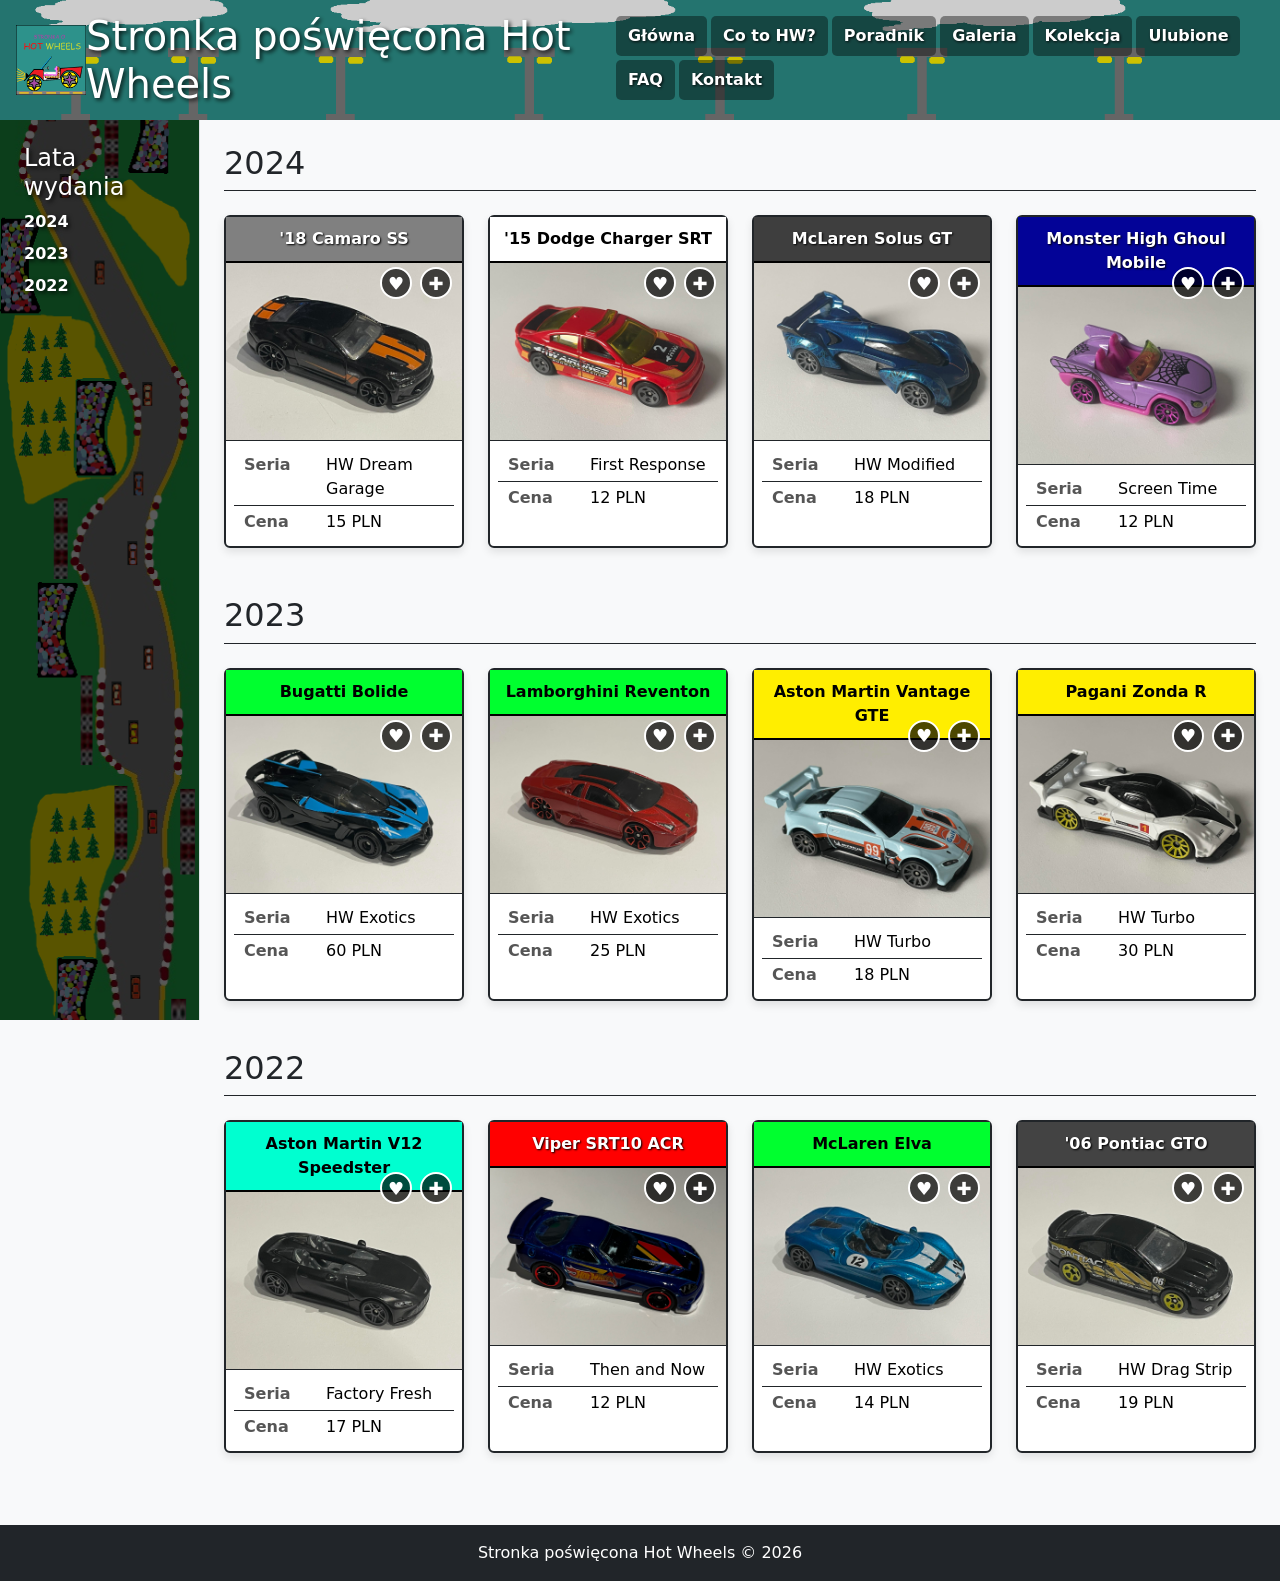
<file: index.html>
<!DOCTYPE html>
<html lang="pl">
<head>
    <meta charset="UTF-8">
    <meta name="viewport" content="width=device-width, initial-scale=1.0">
    <title>Hot Wheels</title>
    <link href="https://cdn.jsdelivr.net/npm/bootstrap@5.3.2/dist/css/bootstrap.min.css" rel="stylesheet">
    <link rel="stylesheet" href="./css/style.css">
    <link rel="shortcut icon" href="./img/szary-plomien.png" type="image/x-icon">
</head>
<body class="bg-light d-flex flex-column min-vh-100">
    <header class="p-3 d-flex justify-content-between align-items-center text-white">
        <img src="./img/banner2.png" alt="banner1" class="bg">
        <div class="dim"></div>
        <div class="logo content"><img src="./img/auto.png" alt="logo" width="70" height="70"></div>
        <h1 class="m-0 textshade content">Stronka poświęcona Hot Wheels</h1>
        <nav class="content">
            <ul class="nav">
                <li class="nav-item"><a class="nav-link text-white fw-bold navlink me-1 mb-1" href="index.html">Główna</a></li>
                <li class="nav-item"><a class="nav-link text-white fw-bold navlink me-1 mb-1" href="hw.html">Co to HW?</a></li>
                <li class="nav-item"><a class="nav-link text-white fw-bold navlink me-1 mb-1" href="poradnik.html">Poradnik</a></li>
                <li class="nav-item"><a class="nav-link text-white fw-bold navlink me-1 mb-1" href="galeria.html">Galeria</a></li>
                <li class="nav-item"><a class="nav-link text-white fw-bold navlink me-1 mb-1" href="kolekcja.html">Kolekcja</a></li>
                <li class="nav-item"><a class="nav-link text-white fw-bold navlink me-1 mb-1" href="ulubione.html">Ulubione</a></li>
                <li class="nav-item"><a class="nav-link text-white fw-bold navlink me-1 mb-1" href="faq.html">FAQ</a></li>
                <li class="nav-item"><a class="nav-link text-white fw-bold navlink mb-1" href="kontakt.html">Kontakt</a></li>
            </ul>
        </nav>
    </header>

    <div class="wrapper d-flex flex-wrap flex-md-nowrap">
        <aside class="sidebar p-4 border-end position-sticky top-0 align-self-start">
            <img src="./img/banner1.png" alt="banner2" class="bg">
            <div class="dark"></div>
            <div class="content text-white">
                <h2 class="h4 textshade">Lata wydania</h2>
                <ul class="list-unstyled">
                    <li class="mb-2"><a href="#rok-2024" class="text-white fw-bold text-decoration-none textshade">2024</a></li>
                    <li class="mb-2"><a href="#rok-2023" class="text-white fw-bold text-decoration-none textshade">2023</a></li>
                    <li class="mb-2"><a href="#rok-2022" class="text-white fw-bold text-decoration-none textshade">2022</a></li>
                </ul>
            </div>
        </aside>

        <main class="flex-grow-1 p-4 w-100">
            <h2 id="rok-2024" class="border-bottom border-dark pb-2 mb-4">2024</h2>
            <div class="row g-4 mb-5">
                <div class="col-12 col-sm-6 col-lg-4 col-xl-3">
                    <div class="card h-100 border-dark pos">
                        <div class="icons">
                            <a href="#" class="icon-btn icon-heart">&#9829;</a>
                            <a href="#" class="icon-btn icon-plus">&#10010;</a>
                        </div>
                        <div class="card-header text-center fw-bold dg">'18 Camaro SS</div>
                        <img src="./img/cars/2024/Camaro.jpg" class="card-img-top border-bottom border-dark" alt="18 Camaro SS">
                        <div class="card-body p-2">
                            <table class="table table-sm table-borderless mb-0 specs">
                                <tbody>
                                    <tr><th>Seria</th><td>HW Dream Garage</td></tr>
                                    <tr class="border-top border-dark"><th>Cena</th><td>15 PLN</td></tr>
                                </tbody>
                            </table>
                        </div>
                    </div>
                </div>
                <div class="col-12 col-sm-6 col-lg-4 col-xl-3">
                    <div class="card h-100 border-dark pos">
                        <div class="icons">
                            <a href="#" class="icon-btn icon-heart">&#9829;</a>
                            <a href="#" class="icon-btn icon-plus">&#10010;</a>
                        </div>
                        <div class="card-header text-center fw-bold fr">'15 Dodge Charger SRT</div>
                        <img src="./img/cars/2024/DodgeChargerSRT.jpg" class="card-img-top border-bottom border-dark" alt="15 Dodge Charger SRT">
                        <div class="card-body p-2">
                            <table class="table table-sm table-borderless mb-0 specs">
                                <tbody>
                                    <tr><th>Seria</th><td>First Response</td></tr>
                                    <tr class="border-top border-dark"><th>Cena</th><td>12 PLN</td></tr>
                                </tbody>
                            </table>
                        </div>
                    </div>
                </div>
                <div class="col-12 col-sm-6 col-lg-4 col-xl-3">
                    <div class="card h-100 border-dark pos">
                        <div class="icons">
                            <a href="#" class="icon-btn icon-heart">&#9829;</a>
                            <a href="#" class="icon-btn icon-plus">&#10010;</a>
                        </div>
                        <div class="card-header text-center fw-bold mod">McLaren Solus GT</div>
                        <img src="./img/cars/2024/McLarenSolusGT.jpg" class="card-img-top border-bottom border-dark" alt="McLaren Solus GT">
                        <div class="card-body p-2">
                            <table class="table table-sm table-borderless mb-0 specs">
                                <tbody>
                                    <tr><th>Seria</th><td>HW Modified</td></tr>
                                    <tr class="border-top border-dark"><th>Cena</th><td>18 PLN</td></tr>
                                </tbody>
                            </table>
                        </div>
                    </div>
                </div>
                <div class="col-12 col-sm-6 col-lg-4 col-xl-3">
                    <div class="card h-100 border-dark pos">
                        <div class="icons">
                            <a href="#" class="icon-btn icon-heart">&#9829;</a>
                            <a href="#" class="icon-btn icon-plus">&#10010;</a>
                        </div>
                        <div class="card-header text-center fw-bold st">Monster High Ghoul Mobile</div>
                        <img src="./img/cars/2024/MonsterHighGhoulMobile.jpg" class="card-img-top border-bottom border-dark" alt="Monster High Ghoul Mobile">
                        <div class="card-body p-2">
                            <table class="table table-sm table-borderless mb-0 specs">
                                <tbody>
                                    <tr><th>Seria</th><td>Screen Time</td></tr>
                                    <tr class="border-top border-dark"><th>Cena</th><td>12 PLN</td></tr>
                                </tbody>
                            </table>
                        </div>
                    </div>
                </div>
            </div>
            
            <h2 id="rok-2023" class="border-bottom border-dark pb-2 mb-4">2023</h2>
            <div class="row g-4 mb-5">
                <div class="col-12 col-sm-6 col-lg-4 col-xl-3">
                    <div class="card h-100 border-dark pos">
                        <div class="icons">
                            <a href="#" class="icon-btn icon-heart">&#9829;</a>
                            <a href="#" class="icon-btn icon-plus">&#10010;</a>
                        </div>
                        <div class="card-header text-center fw-bold exo">Bugatti Bolide</div>
                        <img src="./img/cars/2023/BugattiBolide.jpg" class="card-img-top border-bottom border-dark" alt="Bugatti Bolide">
                        <div class="card-body p-2">
                            <table class="table table-sm table-borderless mb-0 specs">
                                <tbody>
                                    <tr><th>Seria</th><td>HW Exotics</td></tr>
                                    <tr class="border-top border-dark"><th>Cena</th><td>60 PLN</td></tr>
                                </tbody>
                            </table>
                        </div>
                    </div>
                </div>
                <div class="col-12 col-sm-6 col-lg-4 col-xl-3">
                    <div class="card h-100 border-dark pos">
                        <div class="icons">
                            <a href="#" class="icon-btn icon-heart">&#9829;</a>
                            <a href="#" class="icon-btn icon-plus">&#10010;</a>
                        </div>
                        <div class="card-header text-center fw-bold exo">Lamborghini Reventon</div>
                        <img src="./img/cars/2023/LamborghiniReventon.jpg" class="card-img-top border-bottom border-dark" alt="Lamborghini Reventon">
                        <div class="card-body p-2">
                            <table class="table table-sm table-borderless mb-0 specs">
                                <tbody>
                                    <tr><th>Seria</th><td>HW Exotics</td></tr>
                                    <tr class="border-top border-dark"><th>Cena</th><td>25 PLN</td></tr>
                                </tbody>
                            </table>
                        </div>
                    </div>
                </div>
                <div class="col-12 col-sm-6 col-lg-4 col-xl-3">
                    <div class="card h-100 border-dark pos">
                        <div class="icons">
                            <a href="#" class="icon-btn icon-heart">&#9829;</a>
                            <a href="#" class="icon-btn icon-plus">&#10010;</a>
                        </div>
                        <div class="card-header text-center fw-bold tur">Aston Martin Vantage GTE</div>
                        <img src="./img/cars/2023/AstonMartinVantageGTE.jpg" class="card-img-top border-bottom border-dark" alt="Aston Martin Vantage GTE">
                        <div class="card-body p-2">
                            <table class="table table-sm table-borderless mb-0 specs">
                                <tbody>
                                    <tr><th>Seria</th><td>HW Turbo</td></tr>
                                    <tr class="border-top border-dark"><th>Cena</th><td>18 PLN</td></tr>
                                </tbody>
                            </table>
                        </div>
                    </div>
                </div>
                <div class="col-12 col-sm-6 col-lg-4 col-xl-3">
                    <div class="card h-100 border-dark pos">
                        <div class="icons">
                            <a href="#" class="icon-btn icon-heart">&#9829;</a>
                            <a href="#" class="icon-btn icon-plus">&#10010;</a>
                        </div>
                        <div class="card-header text-center fw-bold tur">Pagani Zonda R</div>
                        <img src="./img/cars/2023/PaganiZondaR.jpg" class="card-img-top border-bottom border-dark" alt="Pagani Zonda R">
                        <div class="card-body p-2">
                            <table class="table table-sm table-borderless mb-0 specs">
                                <tbody>
                                    <tr><th>Seria</th><td>HW Turbo</td></tr>
                                    <tr class="border-top border-dark"><th>Cena</th><td>30 PLN</td></tr>
                                </tbody>
                            </table>
                        </div>
                    </div>
                </div>
            </div>

            <h2 id="rok-2022" class="border-bottom border-dark pb-2 mb-4">2022</h2>
            <div class="row g-4 mb-5">
                <div class="col-12 col-sm-6 col-lg-4 col-xl-3">
                    <div class="card h-100 border-dark pos">
                        <div class="icons">
                            <a href="#" class="icon-btn icon-heart">&#9829;</a>
                            <a href="#" class="icon-btn icon-plus">&#10010;</a>
                        </div>
                        <div class="card-header text-center fw-bold ff">Aston Martin V12 Speedster</div>
                        <img src="./img/cars/2022/AstonMartinV12Speedster.jpg" class="card-img-top border-bottom border-dark" alt="Aston Martin V12 Speedster">
                        <div class="card-body p-2">
                            <table class="table table-sm table-borderless mb-0 specs">
                                <tbody>
                                    <tr><th>Seria</th><td>Factory Fresh</td></tr>
                                    <tr class="border-top border-dark"><th>Cena</th><td>17 PLN</td></tr>
                                </tbody>
                            </table>
                        </div>
                    </div>
                </div>
                <div class="col-12 col-sm-6 col-lg-4 col-xl-3">
                    <div class="card h-100 border-dark pos">
                        <div class="icons">
                            <a href="#" class="icon-btn icon-heart">&#9829;</a>
                            <a href="#" class="icon-btn icon-plus">&#10010;</a>
                        </div>
                        <div class="card-header text-center fw-bold tn">Viper SRT10 ACR</div>
                        <img src="./img/cars/2022/dodgevipersrt10acr.jpg" class="card-img-top border-bottom border-dark" alt="Viper SRT10 ACR">
                        <div class="card-body p-2">
                            <table class="table table-sm table-borderless mb-0 specs">
                                <tbody>
                                    <tr><th>Seria</th><td>Then and Now</td></tr>
                                    <tr class="border-top border-dark"><th>Cena</th><td>12 PLN</td></tr>
                                </tbody>
                            </table>
                        </div>
                    </div>
                </div>
                <div class="col-12 col-sm-6 col-lg-4 col-xl-3">
                    <div class="card h-100 border-dark pos">
                        <div class="icons">
                            <a href="#" class="icon-btn icon-heart">&#9829;</a>
                            <a href="#" class="icon-btn icon-plus">&#10010;</a>
                        </div>
                        <div class="card-header text-center fw-bold exo">McLaren Elva</div>
                        <img src="./img/cars/2022/McLarenElva.jpg" class="card-img-top border-bottom border-dark" alt="McLaren Elva">
                        <div class="card-body p-2">
                            <table class="table table-sm table-borderless mb-0 specs">
                                <tbody>
                                    <tr><th>Seria</th><td>HW Exotics</td></tr>
                                    <tr class="border-top border-dark"><th>Cena</th><td>14 PLN</td></tr>
                                </tbody>
                            </table>
                        </div>
                    </div>
                </div>
                <div class="col-12 col-sm-6 col-lg-4 col-xl-3">
                    <div class="card h-100 border-dark pos">
                        <div class="icons">
                            <a href="#" class="icon-btn icon-heart">&#9829;</a>
                            <a href="#" class="icon-btn icon-plus">&#10010;</a>
                        </div>
                        <div class="card-header text-center fw-bold ds">'06 Pontiac GTO</div>
                        <img src="./img/cars/2022/PontiacGTO.jpg" class="card-img-top border-bottom border-dark" alt="06 Pontiac GTO">
                        <div class="card-body p-2">
                            <table class="table table-sm table-borderless mb-0 specs">
                                <tbody>
                                    <tr><th>Seria</th><td>HW Drag Strip</td></tr>
                                    <tr class="border-top border-dark"><th>Cena</th><td>19 PLN</td></tr>
                                </tbody>
                            </table>
                        </div>
                    </div>
                </div>
            </div>
        </main>
    </div>
    
    <footer class="bg-dark text-white text-center p-3 mt-auto">
        <p class="m-0">Stronka poświęcona Hot Wheels &copy; 2026</p>
    </footer>
</body>
</html>
</file>
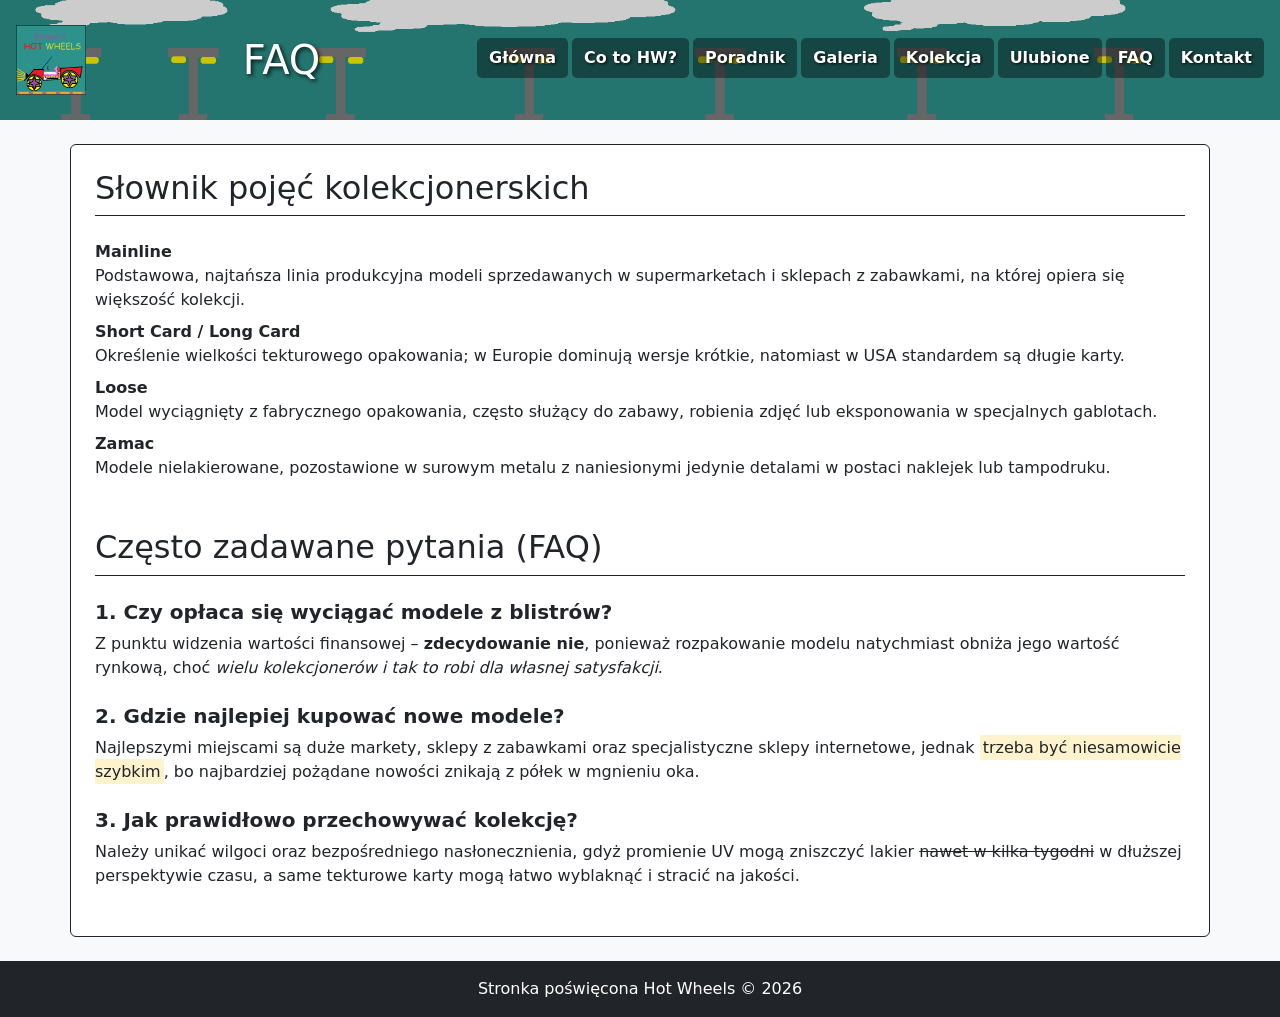
<file: faq.html>
<!DOCTYPE html>
<html lang="pl">
<head>
    <meta charset="UTF-8">
    <meta name="viewport" content="width=device-width, initial-scale=1.0">
    <title>FAQ</title>
    <link href="https://cdn.jsdelivr.net/npm/bootstrap@5.3.2/dist/css/bootstrap.min.css" rel="stylesheet">
    <link rel="stylesheet" href="./css/style.css">
    <link rel="shortcut icon" href="./img/szary-plomien.png" type="image/x-icon">
</head>
<body class="bg-light d-flex flex-column min-vh-100">
    <header class="p-3 d-flex justify-content-between align-items-center text-white">
        <img src="./img/banner2.png" alt="banner2" class="bg">
        <div class="dim"></div>
        <div class="logo content"><img src="./img/auto.png" alt="logo" width="70" height="70"></div>
        <h1 class="m-0 textshade content">FAQ</h1>
        <nav class="content">
            <ul class="nav">
                <li class="nav-item"><a class="nav-link text-white fw-bold navlink me-1 mb-1" href="index.html">Główna</a></li>
                <li class="nav-item"><a class="nav-link text-white fw-bold navlink me-1 mb-1" href="hw.html">Co to HW?</a></li>
                <li class="nav-item"><a class="nav-link text-white fw-bold navlink me-1 mb-1" href="poradnik.html">Poradnik</a></li>
                <li class="nav-item"><a class="nav-link text-white fw-bold navlink me-1 mb-1" href="galeria.html">Galeria</a></li>
                <li class="nav-item"><a class="nav-link text-white fw-bold navlink me-1 mb-1" href="kolekcja.html">Kolekcja</a></li>
                <li class="nav-item"><a class="nav-link text-white fw-bold navlink me-1 mb-1" href="ulubione.html">Ulubione</a></li>
                <li class="nav-item"><a class="nav-link text-white fw-bold navlink me-1 mb-1" href="faq.html">FAQ</a></li>
                <li class="nav-item"><a class="nav-link text-white fw-bold navlink mb-1" href="kontakt.html">Kontakt</a></li>
            </ul>
        </nav>
    </header>

    <main class="wrapper container p-4 my-4 bg-white border border-dark rounded">
        <h2 class="border-bottom border-dark pb-2 mb-4">Słownik pojęć kolekcjonerskich</h2>
        <dl class="mb-5">
            <dt>Mainline</dt>
            <dd>Podstawowa, najtańsza linia produkcyjna modeli sprzedawanych w supermarketach i sklepach z zabawkami, na której opiera się większość kolekcji.</dd>
            <dt>Short Card / Long Card</dt>
            <dd>Określenie wielkości tekturowego opakowania; w Europie dominują wersje krótkie, natomiast w USA standardem są długie karty.</dd>
            <dt>Loose</dt>
            <dd>Model wyciągnięty z fabrycznego opakowania, często służący do zabawy, robienia zdjęć lub eksponowania w specjalnych gablotach.</dd>
            <dt>Zamac</dt>
            <dd>Modele nielakierowane, pozostawione w surowym metalu z naniesionymi jedynie detalami w postaci naklejek lub tampodruku.</dd>
        </dl>

        <h2 class="border-bottom border-dark pb-2 mb-4">Często zadawane pytania (FAQ)</h2>
        <div class="mb-4">
            <h3 class="h5 fw-bold">1. Czy opłaca się wyciągać modele z blistrów?</h3>
            <p>Z punktu widzenia wartości finansowej – <strong>zdecydowanie nie</strong>, ponieważ rozpakowanie modelu natychmiast obniża jego wartość rynkową, choć <em>wielu kolekcjonerów i tak to robi dla własnej satysfakcji</em>.</p>
        </div>
        <div class="mb-4">
            <h3 class="h5 fw-bold">2. Gdzie najlepiej kupować nowe modele?</h3>
            <p>Najlepszymi miejscami są duże markety, sklepy z zabawkami oraz specjalistyczne sklepy internetowe, jednak <mark>trzeba być niesamowicie szybkim</mark>, bo najbardziej pożądane nowości znikają z półek w mgnieniu oka.</p>
        </div>
        <div class="mb-4">
            <h3 class="h5 fw-bold">3. Jak prawidłowo przechowywać kolekcję?</h3>
            <p>Należy unikać wilgoci oraz bezpośredniego nasłonecznienia, gdyż promienie UV mogą zniszczyć lakier <s>nawet w kilka tygodni</s> w dłuższej perspektywie czasu, a same tekturowe karty mogą łatwo wyblaknąć i stracić na jakości.</p>
        </div>
    </main>

    <footer class="bg-dark text-white text-center p-3 mt-auto">
        <p class="m-0">Stronka poświęcona Hot Wheels &copy; 2026</p>
    </footer>
</body>
</html>
</file>
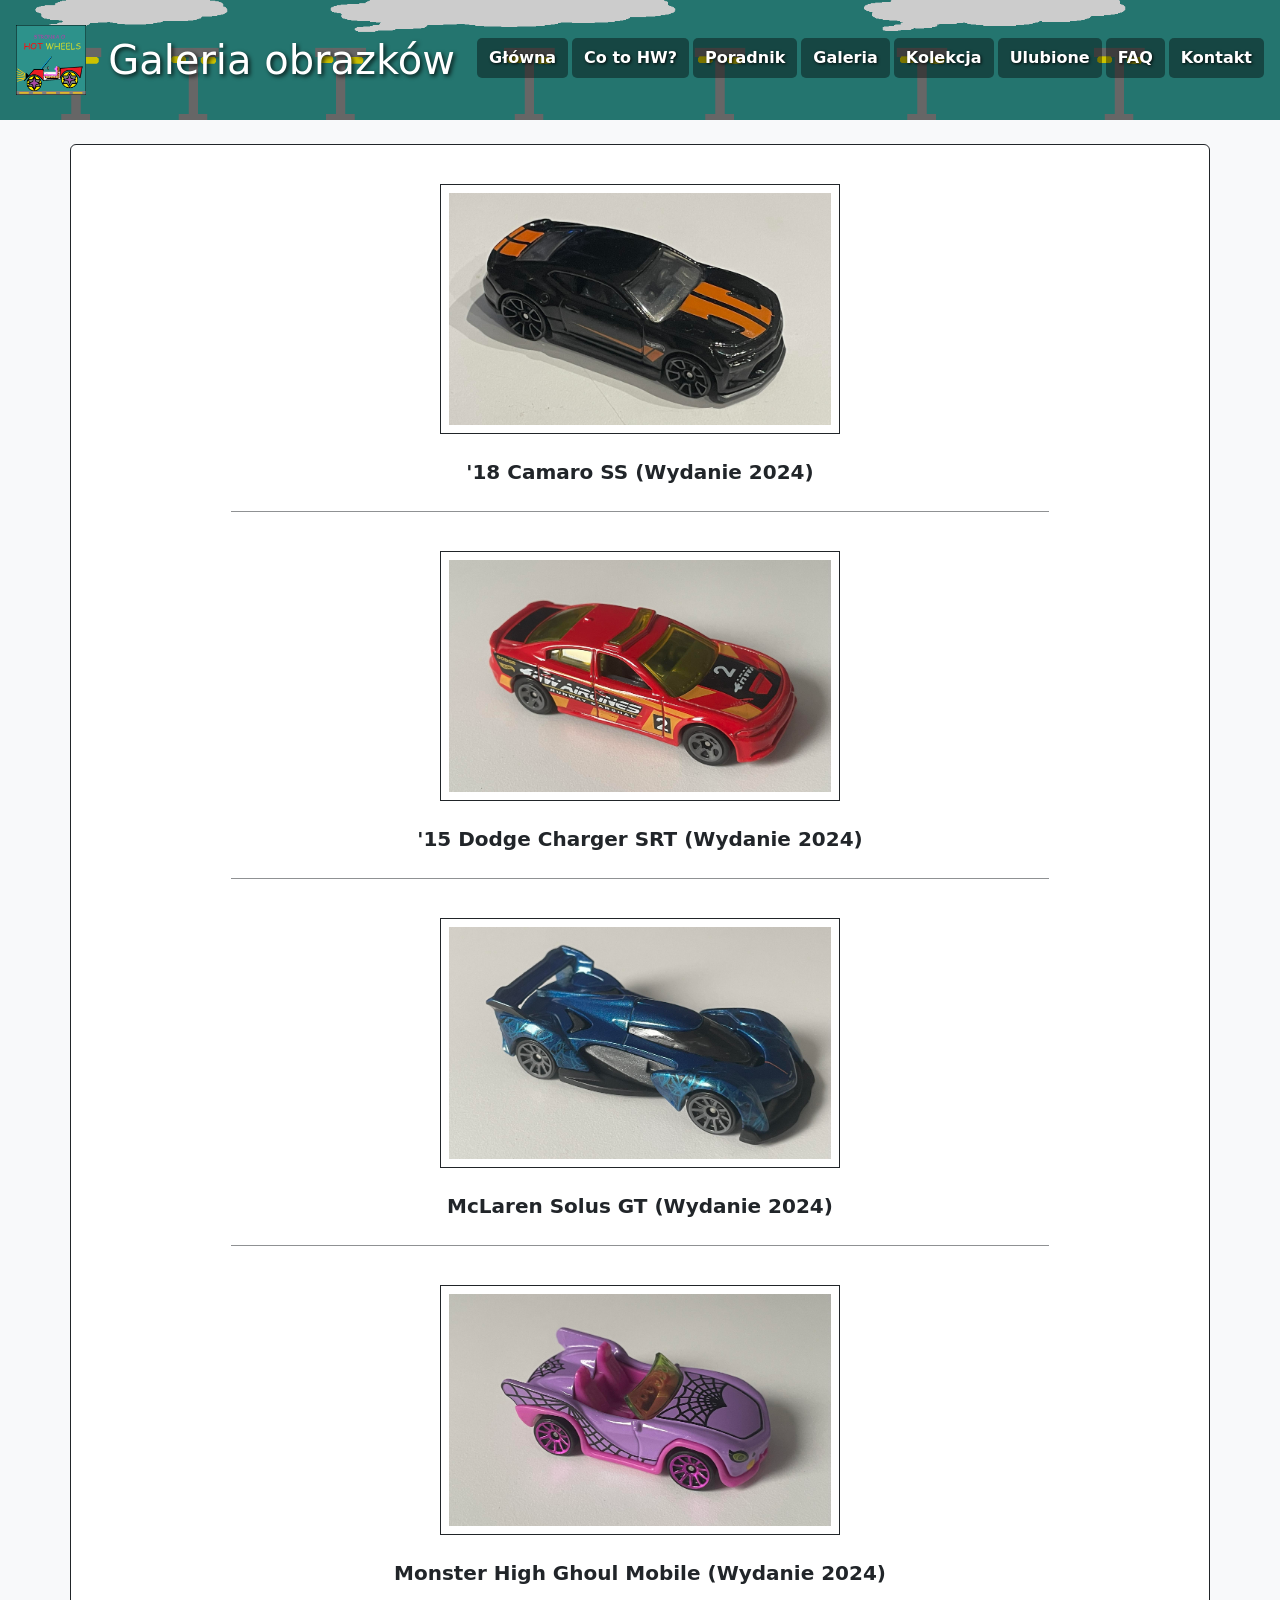
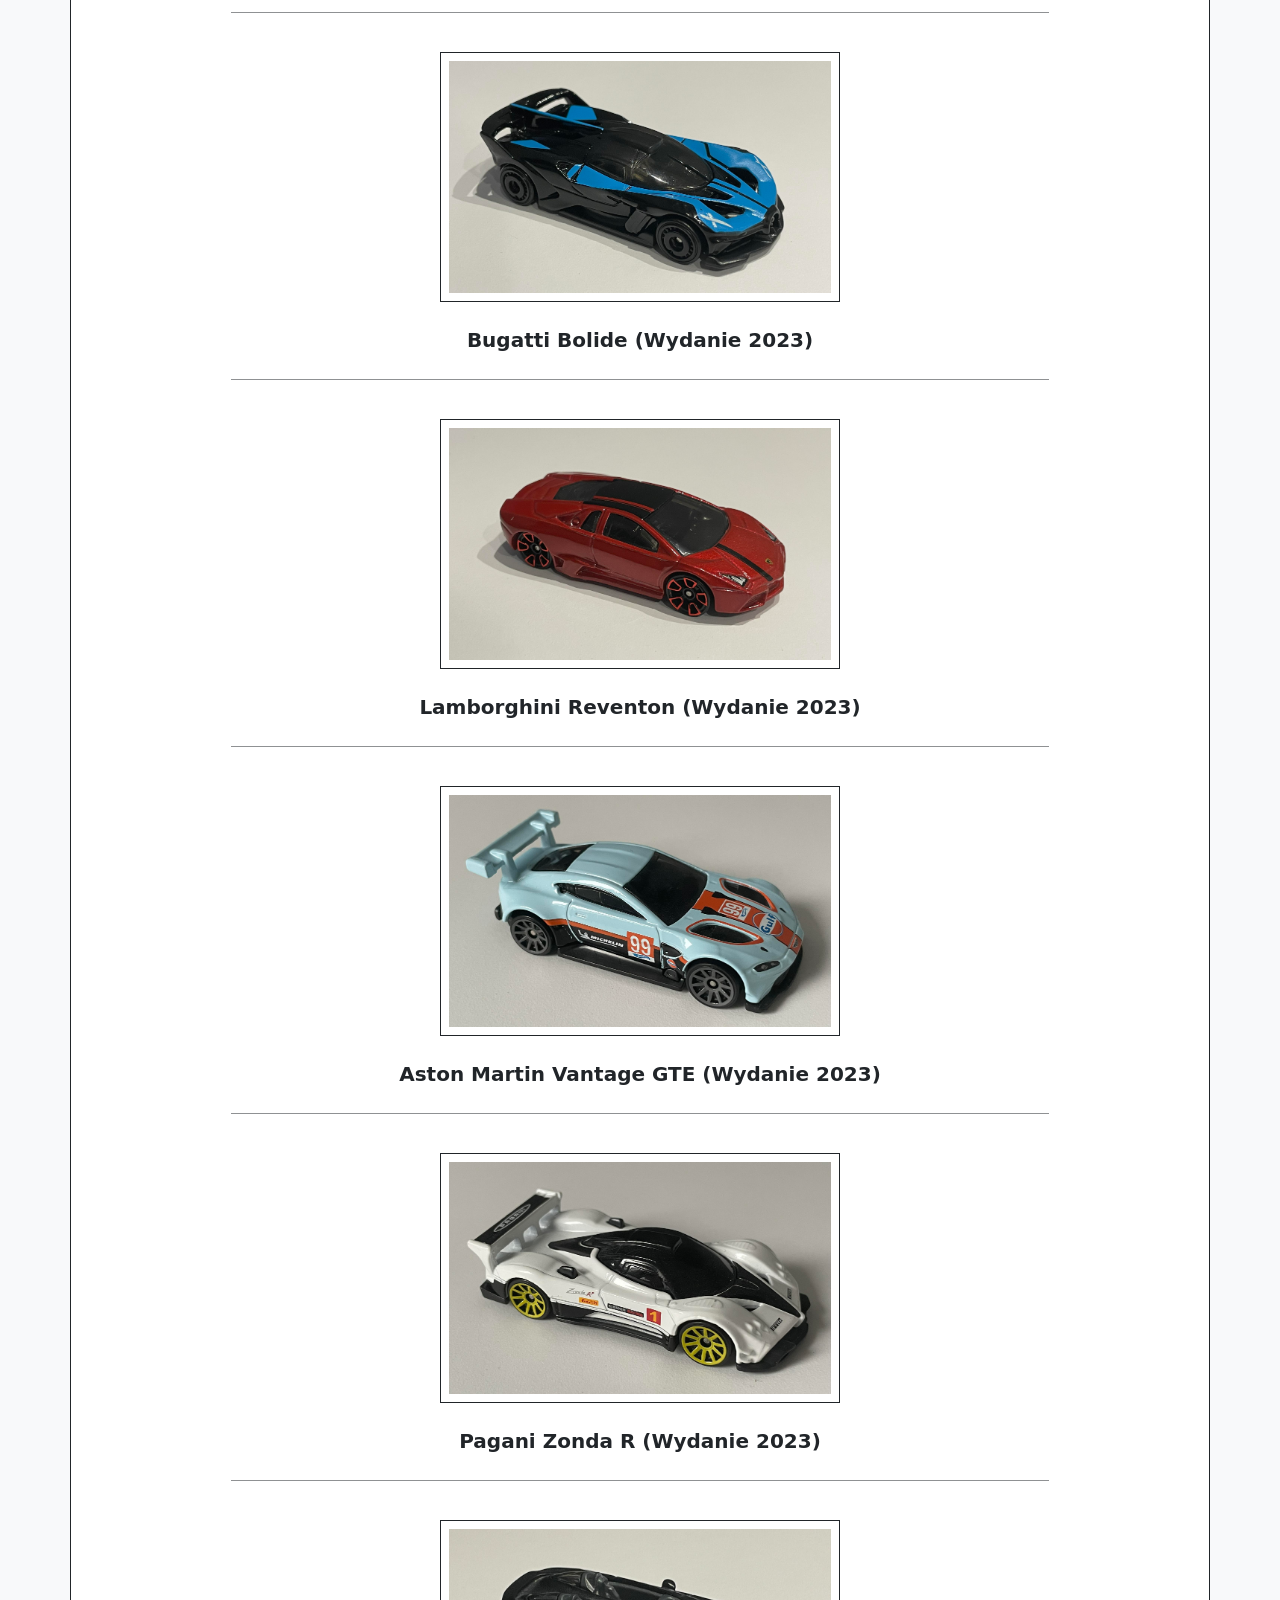
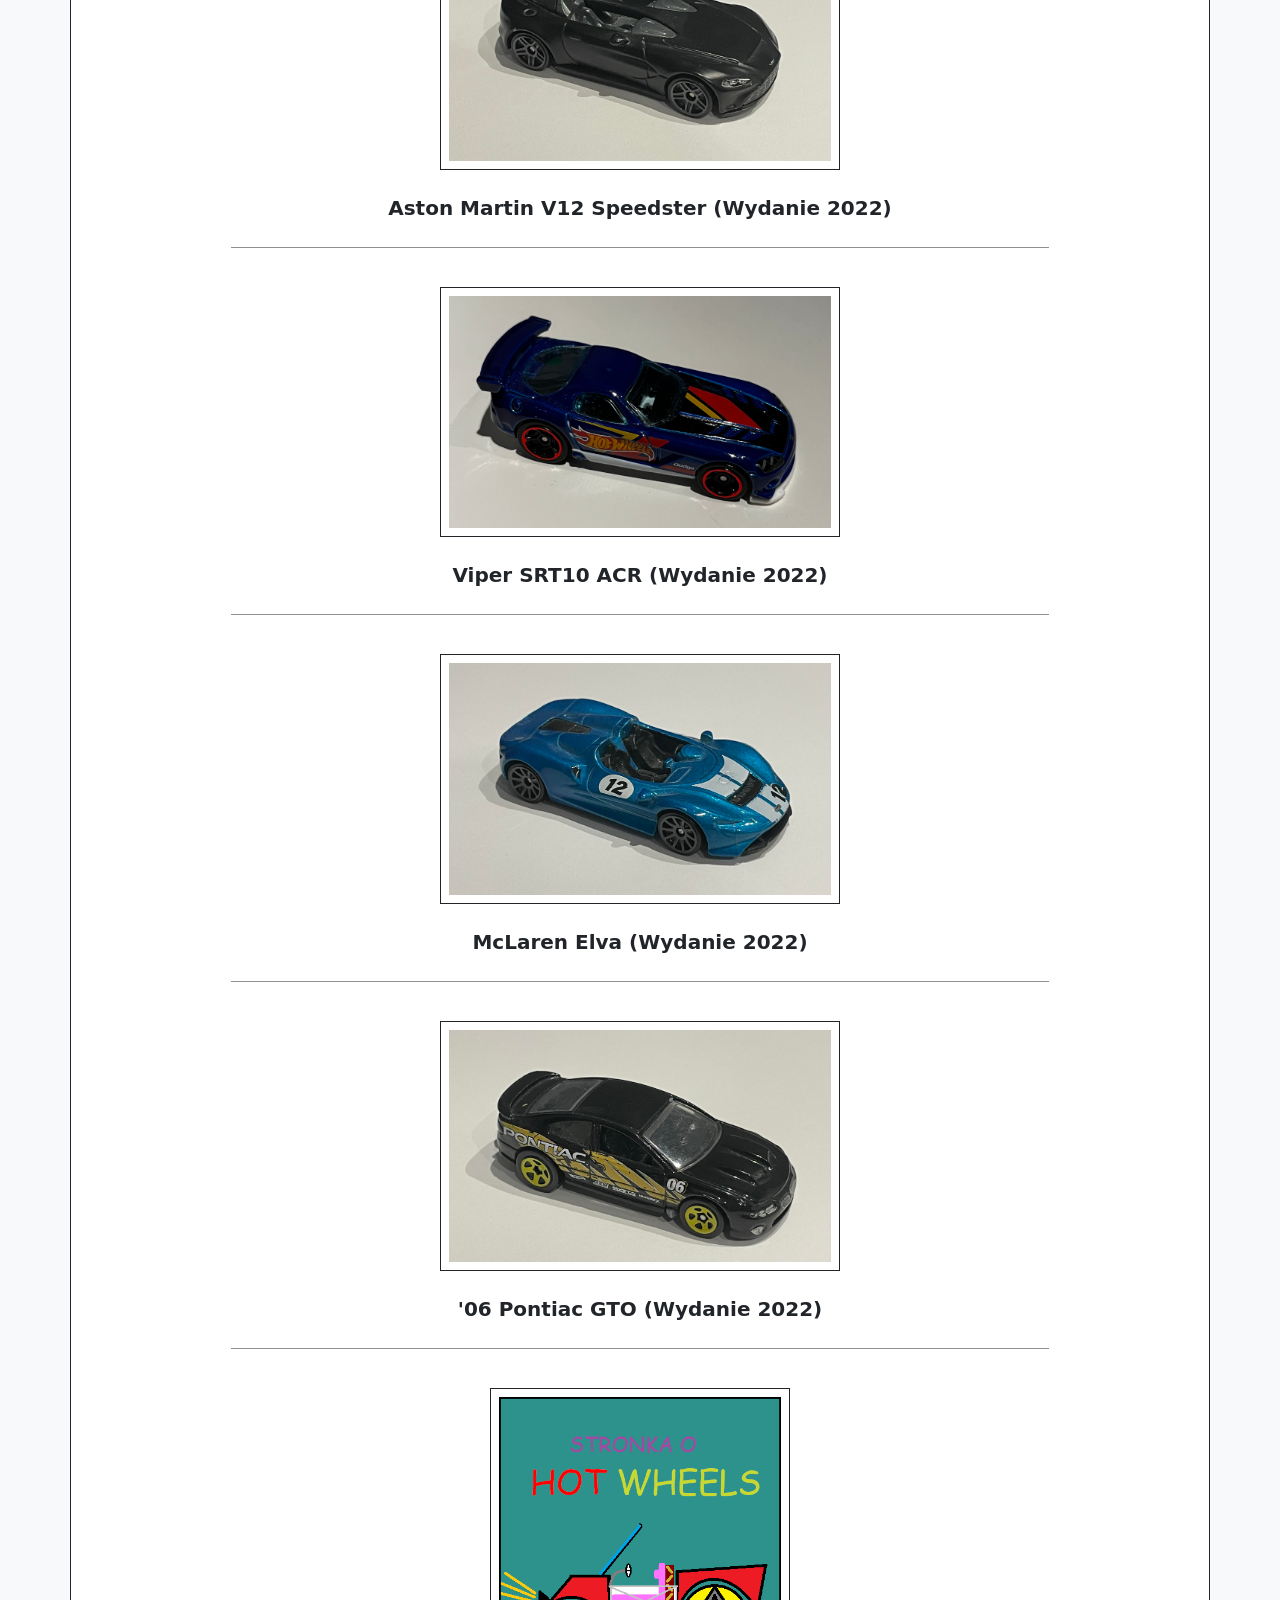
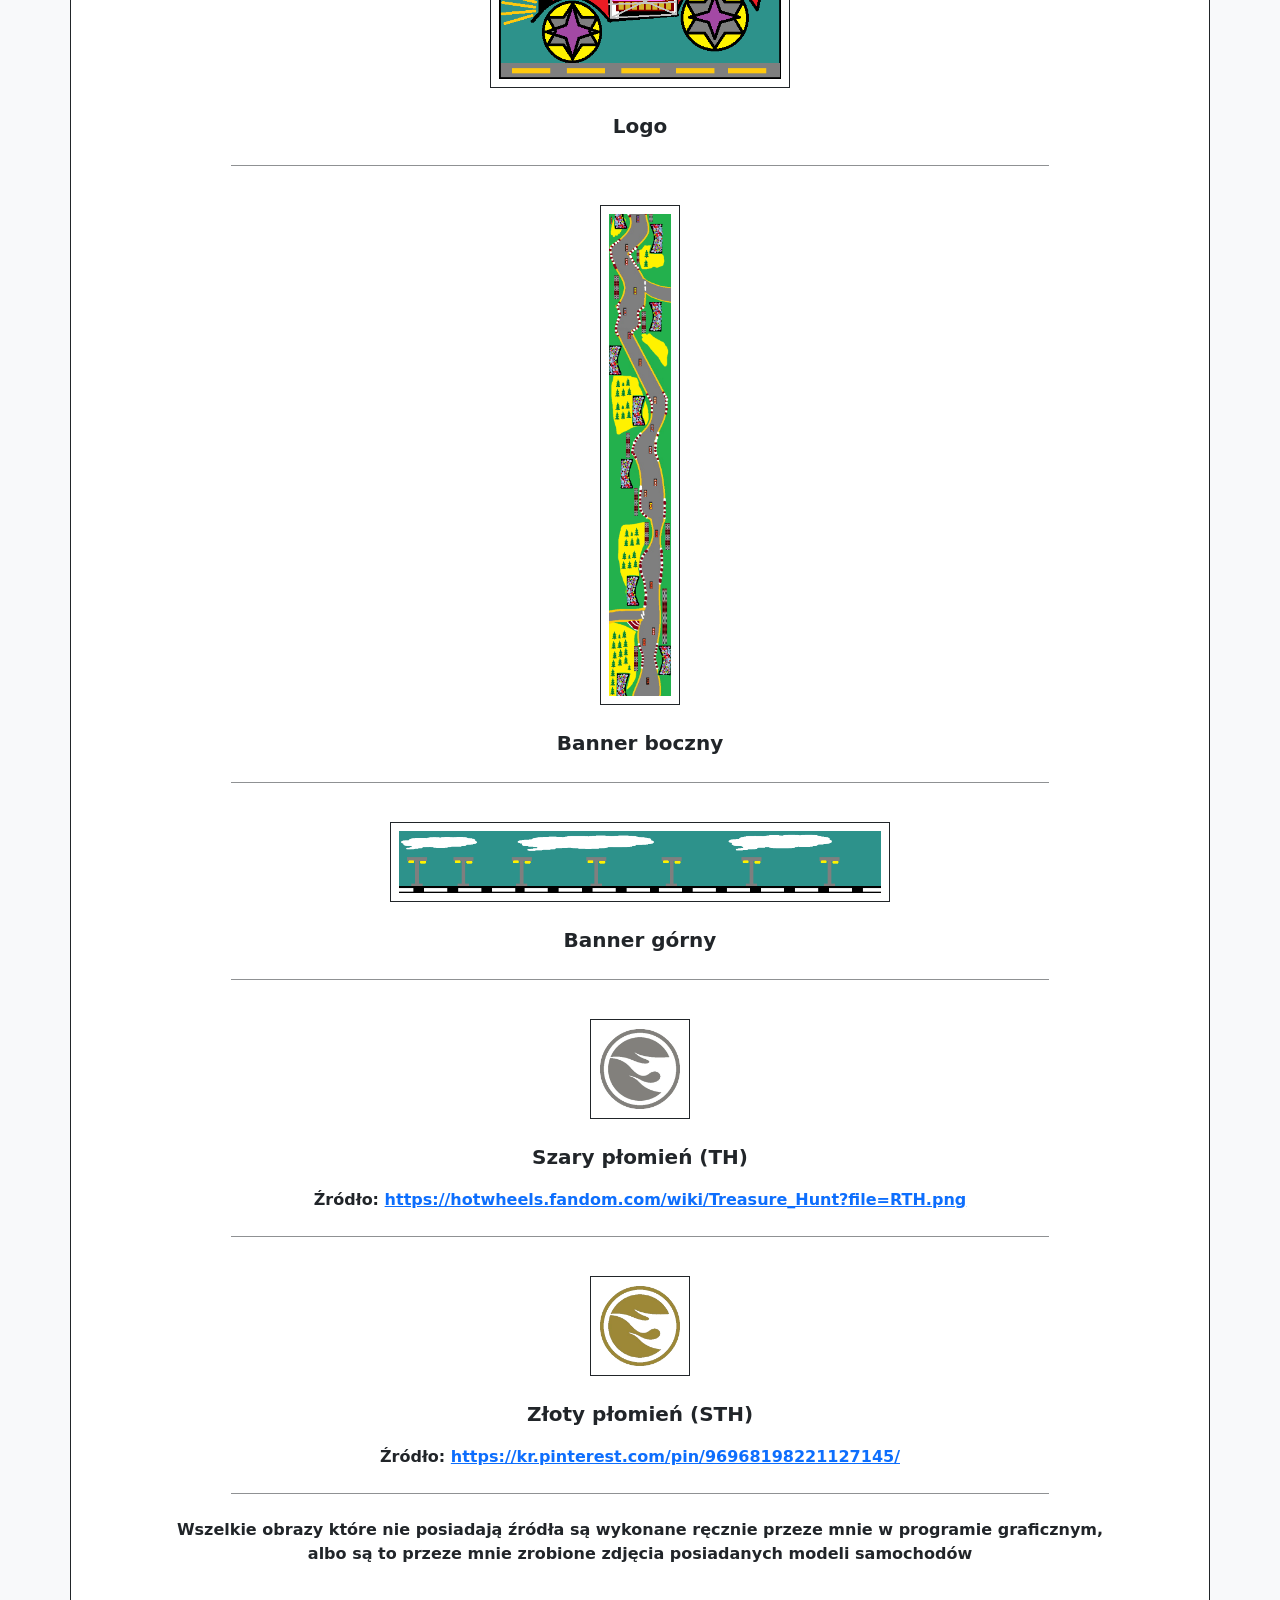
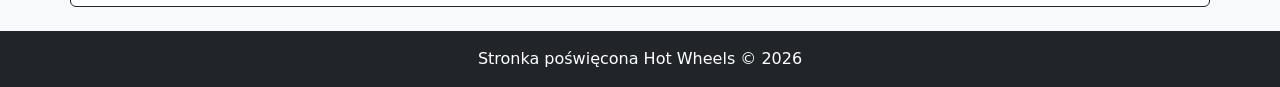
<file: galeria.html>
<!DOCTYPE html>
<html lang="pl">
<head>
    <meta charset="UTF-8">
    <meta name="viewport" content="width=device-width, initial-scale=1.0">
    <title>Galeria</title>
    <link href="https://cdn.jsdelivr.net/npm/bootstrap@5.3.2/dist/css/bootstrap.min.css" rel="stylesheet">
    <link rel="stylesheet" href="./css/style.css">
    <link rel="shortcut icon" href="./img/szary-plomien.png" type="image/x-icon">
</head>
<body class="bg-light d-flex flex-column min-vh-100">
    <header class="p-3 d-flex justify-content-between align-items-center text-white">
        <img src="./img/banner2.png" alt="banner2" class="bg">
        <div class="dim"></div>
        <div class="logo content"><img src="./img/auto.png" alt="logo" width="70" height="70"></div>
        <h1 class="m-0 textshade content">Galeria obrazków</h1>
        <nav class="content">
            <ul class="nav">
                <li class="nav-item"><a class="nav-link text-white fw-bold navlink me-1 mb-1" href="index.html">Główna</a></li>
                <li class="nav-item"><a class="nav-link text-white fw-bold navlink me-1 mb-1" href="hw.html">Co to HW?</a></li>
                <li class="nav-item"><a class="nav-link text-white fw-bold navlink me-1 mb-1" href="poradnik.html">Poradnik</a></li>
                <li class="nav-item"><a class="nav-link text-white fw-bold navlink me-1 mb-1" href="galeria.html">Galeria</a></li>
                <li class="nav-item"><a class="nav-link text-white fw-bold navlink me-1 mb-1" href="kolekcja.html">Kolekcja</a></li>
                <li class="nav-item"><a class="nav-link text-white fw-bold navlink me-1 mb-1" href="ulubione.html">Ulubione</a></li>
                <li class="nav-item"><a class="nav-link text-white fw-bold navlink me-1 mb-1" href="faq.html">FAQ</a></li>
                <li class="nav-item"><a class="nav-link text-white fw-bold navlink mb-1" href="kontakt.html">Kontakt</a></li>
            </ul>
        </nav>
    </header>

    <main class="wrapper container p-4 my-4 bg-white border border-dark rounded text-center">
        <div class="mb-4">
            <img src="./img/cars/2024/Camaro.jpg" alt="18 Camaro SS" width="400" height="250" class="galleryimg border border-dark p-2">
            <p class="fw-bold mt-2 fs-5">'18 Camaro SS (Wydanie 2024)</p>
        </div>
        <hr class="border-dark opacity-50 w-75 mx-auto mb-4">

        <div class="mb-4">
            <img src="./img/cars/2024/DodgeChargerSRT.jpg" alt="15 Dodge Charger SRT" width="400" height="250" class="galleryimg border border-dark p-2">
            <p class="fw-bold mt-2 fs-5">'15 Dodge Charger SRT (Wydanie 2024)</p>
        </div>
        <hr class="border-dark opacity-50 w-75 mx-auto mb-4">

        <div class="mb-4">
            <img src="./img/cars/2024/McLarenSolusGT.jpg" alt="McLaren Solus GT" width="400" height="250" class="galleryimg border border-dark p-2">
            <p class="fw-bold mt-2 fs-5">McLaren Solus GT (Wydanie 2024)</p>
        </div>
        <hr class="border-dark opacity-50 w-75 mx-auto mb-4">

        <div class="mb-4">
            <img src="./img/cars/2024/MonsterHighGhoulMobile.jpg" alt="Monster High Ghoul Mobile" width="400" height="250" class="galleryimg border border-dark p-2">
            <p class="fw-bold mt-2 fs-5">Monster High Ghoul Mobile (Wydanie 2024)</p>
        </div>
        <hr class="border-dark opacity-50 w-75 mx-auto mb-4">

        <div class="mb-4">
            <img src="./img/cars/2023/BugattiBolide.jpg" alt="Bugatti Bolide" width="400" height="250" class="galleryimg border border-dark p-2">
            <p class="fw-bold mt-2 fs-5">Bugatti Bolide (Wydanie 2023)</p>
        </div>
        <hr class="border-dark opacity-50 w-75 mx-auto mb-4">

        <div class="mb-4">
            <img src="./img/cars/2023/LamborghiniReventon.jpg" alt="Lamborghini Reventon" width="400" height="250" class="galleryimg border border-dark p-2">
            <p class="fw-bold mt-2 fs-5">Lamborghini Reventon (Wydanie 2023)</p>
        </div>
        <hr class="border-dark opacity-50 w-75 mx-auto mb-4">

        <div class="mb-4">
            <img src="./img/cars/2023/AstonMartinVantageGTE.jpg" alt="Aston Martin Vantage GTE" width="400" height="250" class="galleryimg border border-dark p-2">
            <p class="fw-bold mt-2 fs-5">Aston Martin Vantage GTE (Wydanie 2023)</p>
        </div>
        <hr class="border-dark opacity-50 w-75 mx-auto mb-4">

        <div class="mb-4">
            <img src="./img/cars/2023/PaganiZondaR.jpg" alt="Pagani Zonda R" width="400" height="250" class="galleryimg border border-dark p-2">
            <p class="fw-bold mt-2 fs-5">Pagani Zonda R (Wydanie 2023)</p>
        </div>
        <hr class="border-dark opacity-50 w-75 mx-auto mb-4">

        <div class="mb-4">
            <img src="./img/cars/2022/AstonMartinV12Speedster.jpg" alt="Aston Martin V12 Speedster" width="400" height="250" class="galleryimg border border-dark p-2">
            <p class="fw-bold mt-2 fs-5">Aston Martin V12 Speedster (Wydanie 2022)</p>
        </div>
        <hr class="border-dark opacity-50 w-75 mx-auto mb-4">

        <div class="mb-4">
            <img src="./img/cars/2022/dodgevipersrt10acr.jpg" alt="Viper SRT10 ACR" width="400" height="250" class="galleryimg border border-dark p-2">
            <p class="fw-bold mt-2 fs-5">Viper SRT10 ACR (Wydanie 2022)</p>
        </div>
        <hr class="border-dark opacity-50 w-75 mx-auto mb-4">

        <div class="mb-4">
            <img src="./img/cars/2022/McLarenElva.jpg" alt="McLaren Elva" width="400" height="250" class="galleryimg border border-dark p-2">
            <p class="fw-bold mt-2 fs-5">McLaren Elva (Wydanie 2022)</p>
        </div>
        <hr class="border-dark opacity-50 w-75 mx-auto mb-4">

        <div class="mb-4">
            <img src="./img/cars/2022/PontiacGTO.jpg" alt="06 Pontiac GTO " width="400" height="250" class="galleryimg border border-dark p-2">
            <p class="fw-bold mt-2 fs-5">'06 Pontiac GTO (Wydanie 2022)</p>
        </div>
        <hr class="border-dark opacity-50 w-75 mx-auto mb-4">
        

        <div class="mb-4">
            <img src="./img/auto.png" alt="Logo" width="300" height="300" class="galleryimg border border-dark p-2">
            <p class="fw-bold mt-2 fs-5">Logo</p>
        </div>
        <hr class="border-dark opacity-50 w-75 mx-auto mb-4">
        <div class="mb-4">
            <img src="./img/banner1.png" alt="Banner boczn" width="80" height="500" class="galleryimg border border-dark p-2">
            <p class="fw-bold mt-2 fs-5">Banner boczny</p>
        </div>
        <hr class="border-dark opacity-50 w-75 mx-auto mb-4">
        <div class="mb-4">
            <img src="./img/banner2.png" alt="Banner górny" width="500" height="80" class="galleryimg border border-dark p-2">
            <p class="fw-bold mt-2 fs-5">Banner górny</p>
        </div>
        <hr class="border-dark opacity-50 w-75 mx-auto mb-4">
        <div class="mb-4">
            <img src="./img/szary-plomien.png" alt="Szary płomień" width="100" height="100" class="galleryimg border border-dark p-2">
            <p class="fw-bold mt-2 fs-5">Szary płomień (TH)</p>
            <p class="fw-bold mt-2 fs-6">Źródło: <a href="https://hotwheels.fandom.com/wiki/Treasure_Hunt?file=RTH.png">https://hotwheels.fandom.com/wiki/Treasure_Hunt?file=RTH.png</a></p>
        </div>
        <hr class="border-dark opacity-50 w-75 mx-auto mb-4">
        <div class="mb-4">
            <img src="./img/zloty-plomien.png" alt="Złoty płomień" width="100" height="100" class="galleryimg border border-dark p-2">
            <p class="fw-bold mt-2 fs-5">Złoty płomień (STH)</p>
            <p class="fw-bold mt-2 fs-6">Źródło: <a href="https://kr.pinterest.com/pin/96968198221127145/">https://kr.pinterest.com/pin/96968198221127145/</a></p>
        </div>
        <hr class="border-dark opacity-50 w-75 mx-auto mb-4">
        <p class="fw-bold mt-2 fs-6">Wszelkie obrazy które nie posiadają źródła są wykonane ręcznie przeze mnie w programie graficznym, <br> albo są to przeze mnie zrobione zdjęcia posiadanych modeli samochodów</p>
    </main>

    <footer class="bg-dark text-white text-center p-3 mt-auto">
        <p class="m-0">Stronka poświęcona Hot Wheels &copy; 2026</p>
    </footer>
</body>
</html>
</file>
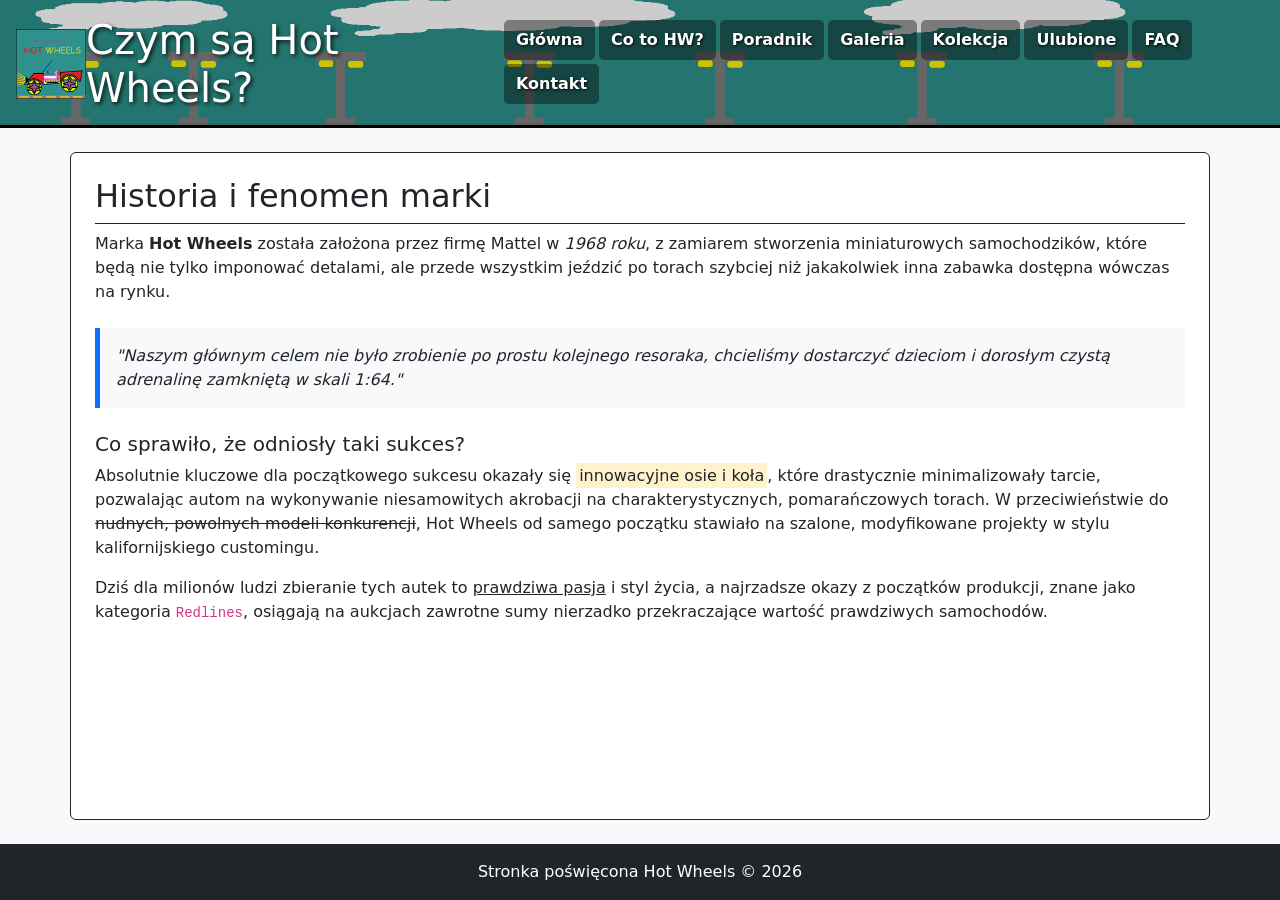
<file: hw.html>
<!DOCTYPE html>
<html lang="pl">
<head>
    <meta charset="UTF-8">
    <meta name="viewport" content="width=device-width, initial-scale=1.0">
    <title>Co to są HW?</title>
    <link href="https://cdn.jsdelivr.net/npm/bootstrap@5.3.2/dist/css/bootstrap.min.css" rel="stylesheet">
    <link rel="stylesheet" href="./css/style.css">
    <link rel="shortcut icon" href="./img/szary-plomien.png" type="image/x-icon">
</head>
<body class="bg-light d-flex flex-column min-vh-100">
    <header class="p-3 d-flex justify-content-between align-items-center text-white">
        <img src="./img/banner2.png" alt="banner2" class="bg">
        <div class="dim"></div>
        <div class="logo content"><img src="./img/auto.png" alt="logo" width="70" height="70"></div>
        <h1 class="m-0 textshade content">Czym są Hot Wheels?</h1>
        <nav class="content">
            <ul class="nav">
                <li class="nav-item"><a class="nav-link text-white fw-bold navlink me-1 mb-1" href="index.html">Główna</a></li>
                <li class="nav-item"><a class="nav-link text-white fw-bold navlink me-1 mb-1" href="hw.html">Co to HW?</a></li>
                <li class="nav-item"><a class="nav-link text-white fw-bold navlink me-1 mb-1" href="poradnik.html">Poradnik</a></li>
                <li class="nav-item"><a class="nav-link text-white fw-bold navlink me-1 mb-1" href="galeria.html">Galeria</a></li>
                <li class="nav-item"><a class="nav-link text-white fw-bold navlink me-1 mb-1" href="kolekcja.html">Kolekcja</a></li>
                <li class="nav-item"><a class="nav-link text-white fw-bold navlink me-1 mb-1" href="ulubione.html">Ulubione</a></li>
                <li class="nav-item"><a class="nav-link text-white fw-bold navlink me-1 mb-1" href="faq.html">FAQ</a></li>
                <li class="nav-item"><a class="nav-link text-white fw-bold navlink mb-1" href="kontakt.html">Kontakt</a></li>
            </ul>
        </nav>
    </header>

    <main class="wrapper container p-4 my-4 bg-white border border-dark rounded">
        <h2 class="border-bottom border-dark pb-2">Historia i fenomen marki</h2>
        <p>Marka <strong>Hot Wheels</strong> została założona przez firmę Mattel w <em>1968 roku</em>, z zamiarem stworzenia miniaturowych samochodzików, które będą nie tylko imponować detalami, ale przede wszystkim jeździć po torach szybciej niż jakakolwiek inna zabawka dostępna wówczas na rynku.</p>
        
        <blockquote class="bg-light p-3 border-start border-5 border-primary my-4 fst-italic">
            "Naszym głównym celem nie było zrobienie po prostu kolejnego resoraka, chcieliśmy dostarczyć dzieciom i dorosłym czystą adrenalinę zamkniętą w skali 1:64."
        </blockquote>
        
        <h3 class="h5 mt-4">Co sprawiło, że odniosły taki sukces?</h3>
        <p>Absolutnie kluczowe dla początkowego sukcesu okazały się <mark>innowacyjne osie i koła</mark>, które drastycznie minimalizowały tarcie, pozwalając autom na wykonywanie niesamowitych akrobacji na charakterystycznych, pomarańczowych torach. W przeciwieństwie do <s>nudnych, powolnych modeli konkurencji</s>, Hot Wheels od samego początku stawiało na szalone, modyfikowane projekty w stylu kalifornijskiego customingu.</p>
        
        <p>Dziś dla milionów ludzi zbieranie tych autek to <u>prawdziwa pasja</u> i styl życia, a najrzadsze okazy z początków produkcji, znane jako kategoria <code>Redlines</code>, osiągają na aukcjach zawrotne sumy nierzadko przekraczające wartość prawdziwych samochodów.</p>
    </main>

    <footer class="bg-dark text-white text-center p-3 mt-auto">
        <p class="m-0">Stronka poświęcona Hot Wheels &copy; 2026</p>
    </footer>
</body>
</html>
</file>
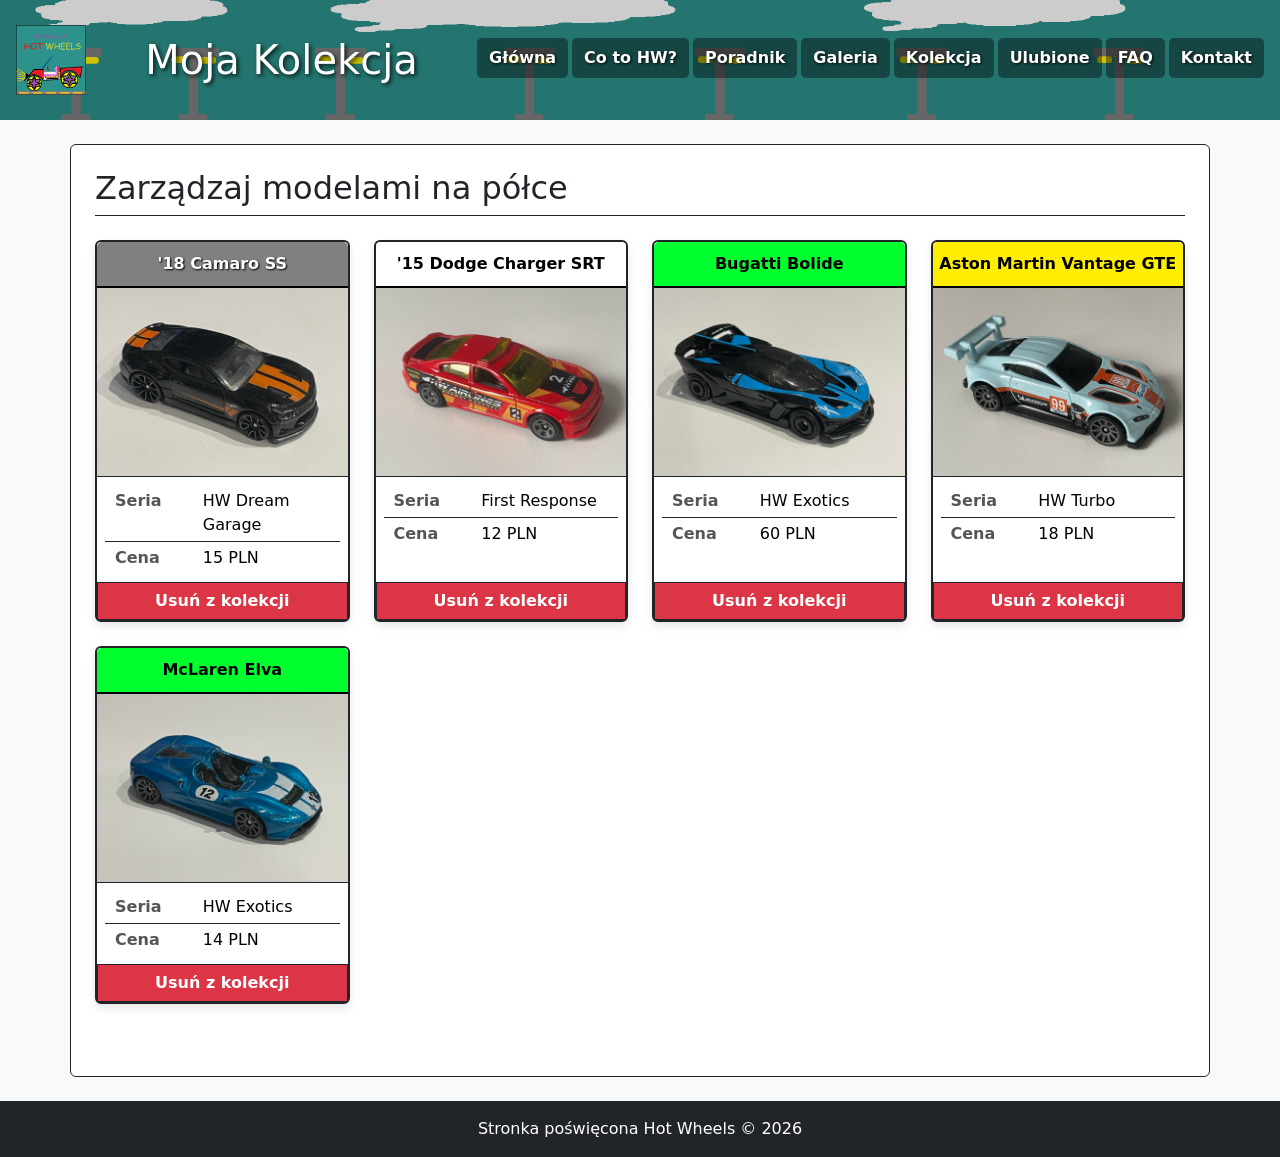
<file: kolekcja.html>
<!DOCTYPE html>
<html lang="pl">
<head>
    <meta charset="UTF-8">
    <meta name="viewport" content="width=device-width, initial-scale=1.0">
    <title>Kolekcja</title>
    <link href="https://cdn.jsdelivr.net/npm/bootstrap@5.3.2/dist/css/bootstrap.min.css" rel="stylesheet">
    <link rel="stylesheet" href="./css/style.css">
    <link rel="shortcut icon" href="./img/szary-plomien.png" type="image/x-icon">
</head>
<body class="bg-light d-flex flex-column min-vh-100">
    <header class="p-3 d-flex justify-content-between align-items-center text-white">
        <img src="./img/banner2.png" alt="banner2" class="bg">
        <div class="dim"></div>
        <div class="logo content"><img src="./img/auto.png" alt="logo" width="70" height="70"></div>
        <h1 class="m-0 textshade content">Moja Kolekcja</h1>
        <nav class="content">
            <ul class="nav">
                <li class="nav-item"><a class="nav-link text-white fw-bold navlink me-1 mb-1" href="index.html">Główna</a></li>
                <li class="nav-item"><a class="nav-link text-white fw-bold navlink me-1 mb-1" href="hw.html">Co to HW?</a></li>
                <li class="nav-item"><a class="nav-link text-white fw-bold navlink me-1 mb-1" href="poradnik.html">Poradnik</a></li>
                <li class="nav-item"><a class="nav-link text-white fw-bold navlink me-1 mb-1" href="galeria.html">Galeria</a></li>
                <li class="nav-item"><a class="nav-link text-white fw-bold navlink me-1 mb-1" href="kolekcja.html">Kolekcja</a></li>
                <li class="nav-item"><a class="nav-link text-white fw-bold navlink me-1 mb-1" href="ulubione.html">Ulubione</a></li>
                <li class="nav-item"><a class="nav-link text-white fw-bold navlink me-1 mb-1" href="faq.html">FAQ</a></li>
                <li class="nav-item"><a class="nav-link text-white fw-bold navlink mb-1" href="kontakt.html">Kontakt</a></li>
            </ul>
        </nav>
    </header>

    <div class="wrapper d-flex flex-wrap flex-md-nowrap">
        <main class="wrapper container p-4 my-4 bg-white border border-dark rounded">
            <h2 class="border-bottom border-dark pb-2 mb-4">Zarządzaj modelami na półce</h2>
            <div class="row g-4 mb-5">
                
                <div class="col-12 col-sm-6 col-lg-4 col-xl-3">
                    <div class="card h-100 border-dark">
                        <div class="card-header text-center fw-bold dg">'18 Camaro SS</div>
                        <img src="./img/cars/2024/Camaro.jpg" class="card-img-top border-bottom border-dark" alt="18 Camaro SS">
                        <div class="card-body p-2">
                            <table class="table table-sm table-borderless mb-0 specs">
                                <tbody>
                                    <tr><th>Seria</th><td>HW Dream Garage</td></tr>
                                    <tr class="border-top border-dark"><th>Cena</th><td>15 PLN</td></tr>
                                </tbody>
                            </table>
                        </div>
                        <a href="#" class="btn btn-danger rounded-0 border-top border-dark fw-bold">Usuń z kolekcji</a>
                    </div>
                </div>

                <div class="col-12 col-sm-6 col-lg-4 col-xl-3">
                    <div class="card h-100 border-dark">
                        <div class="card-header text-center fw-bold fr">'15 Dodge Charger SRT</div>
                        <img src="./img/cars/2024/DodgeChargerSRT.jpg" class="card-img-top border-bottom border-dark" alt=" Dodge Charger SRT">
                        <div class="card-body p-2">
                            <table class="table table-sm table-borderless mb-0 specs">
                                <tbody>
                                    <tr><th>Seria</th><td>First Response</td></tr>
                                    <tr class="border-top border-dark"><th>Cena</th><td>12 PLN</td></tr>
                                </tbody>
                            </table>
                        </div>
                        <a href="#" class="btn btn-danger rounded-0 border-top border-dark fw-bold">Usuń z kolekcji</a>
                    </div>
                </div>

                <div class="col-12 col-sm-6 col-lg-4 col-xl-3">
                    <div class="card h-100 border-dark">
                        <div class="card-header text-center fw-bold exo">Bugatti Bolide</div>
                        <img src="./img/cars/2023/BugattiBolide.jpg" class="card-img-top border-bottom border-dark" alt="Bugatti Bolide">
                        <div class="card-body p-2">
                            <table class="table table-sm table-borderless mb-0 specs">
                                <tbody>
                                    <tr><th>Seria</th><td>HW Exotics</td></tr>
                                    <tr class="border-top border-dark"><th>Cena</th><td>60 PLN</td></tr>
                                </tbody>
                            </table>
                        </div>
                        <a href="#" class="btn btn-danger rounded-0 border-top border-dark fw-bold">Usuń z kolekcji</a>
                    </div>
                </div>

                <div class="col-12 col-sm-6 col-lg-4 col-xl-3">
                    <div class="card h-100 border-dark">
                        <div class="card-header text-center fw-bold tur">Aston Martin Vantage GTE</div>
                        <img src="./img/cars/2023/AstonMartinVantageGTE.jpg" class="card-img-top border-bottom border-dark" alt="Aston Martin Vantage GTE">
                        <div class="card-body p-2">
                            <table class="table table-sm table-borderless mb-0 specs">
                                <tbody>
                                    <tr><th>Seria</th><td>HW Turbo</td></tr>
                                    <tr class="border-top border-dark"><th>Cena</th><td>18 PLN</td></tr>
                                </tbody>
                            </table>
                        </div>
                        <a href="#" class="btn btn-danger rounded-0 border-top border-dark fw-bold">Usuń z kolekcji</a>
                    </div>
                </div>

                <div class="col-12 col-sm-6 col-lg-4 col-xl-3">
                    <div class="card h-100 border-dark">
                        <div class="card-header text-center fw-bold exo">McLaren Elva</div>
                        <img src="./img/cars/2022/McLarenElva.jpg" class="card-img-top border-bottom border-dark" alt="McLaren Elva">
                        <div class="card-body p-2">
                            <table class="table table-sm table-borderless mb-0 specs">
                                <tbody>
                                    <tr><th>Seria</th><td>HW Exotics</td></tr>
                                    <tr class="border-top border-dark"><th>Cena</th><td>14 PLN</td></tr>
                                </tbody>
                            </table>
                        </div>
                        <a href="#" class="btn btn-danger rounded-0 border-top border-dark fw-bold">Usuń z kolekcji</a>
                    </div>
                </div>

            </div>
        </main>
    </div>

    <footer class="bg-dark text-white text-center p-3 mt-auto">
        <p class="m-0">Stronka poświęcona Hot Wheels &copy; 2026</p>
    </footer>
</body>
</html>
</file>
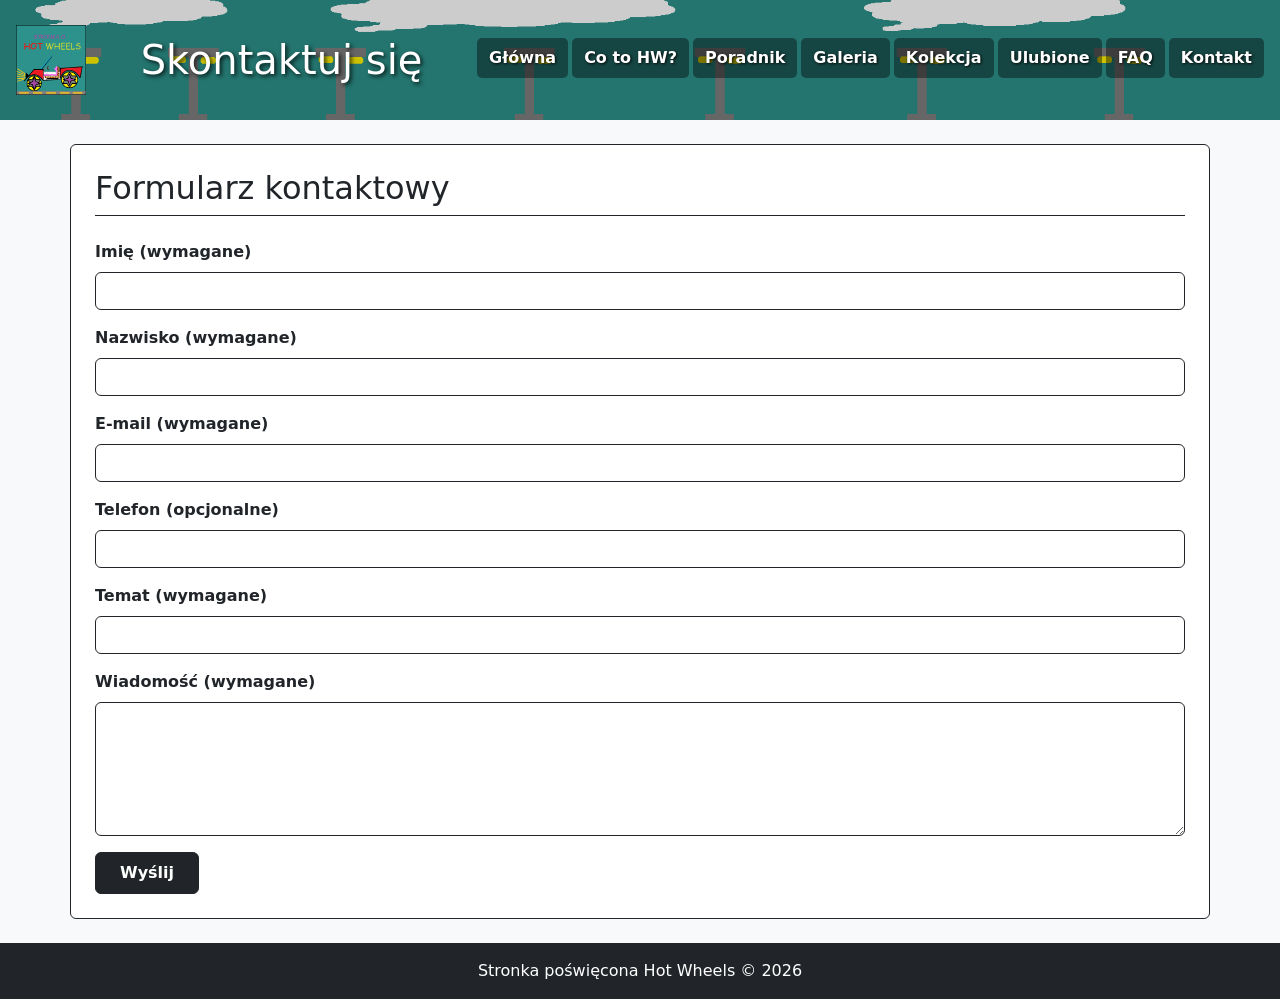
<file: kontakt.html>
<!DOCTYPE html>
<html lang="pl">
<head>
    <meta charset="UTF-8">
    <meta name="viewport" content="width=device-width, initial-scale=1.0">
    <title>Kontakt</title>
    <link href="https://cdn.jsdelivr.net/npm/bootstrap@5.3.2/dist/css/bootstrap.min.css" rel="stylesheet">
    <link rel="stylesheet" href="./css/style.css">
    <link rel="shortcut icon" href="./img/szary-plomien.png" type="image/x-icon">
</head>
<body class="bg-light d-flex flex-column min-vh-100">
    <header class="p-3 d-flex justify-content-between align-items-center text-white">
        <img src="./img/banner2.png" alt="" class="bg">
        <div class="dim"></div>
        <div class="logo content"><img src="./img/auto.png" alt="" width="70" height="70"></div>
        <h1 class="m-0 textshade content">Skontaktuj się</h1>
        <nav class="content">
            <ul class="nav">
                <li class="nav-item"><a class="nav-link text-white fw-bold navlink me-1 mb-1" href="index.html">Główna</a></li>
                <li class="nav-item"><a class="nav-link text-white fw-bold navlink me-1 mb-1" href="hw.html">Co to HW?</a></li>
                <li class="nav-item"><a class="nav-link text-white fw-bold navlink me-1 mb-1" href="poradnik.html">Poradnik</a></li>
                <li class="nav-item"><a class="nav-link text-white fw-bold navlink me-1 mb-1" href="galeria.html">Galeria</a></li>
                <li class="nav-item"><a class="nav-link text-white fw-bold navlink me-1 mb-1" href="kolekcja.html">Kolekcja</a></li>
                <li class="nav-item"><a class="nav-link text-white fw-bold navlink me-1 mb-1" href="ulubione.html">Ulubione</a></li>
                <li class="nav-item"><a class="nav-link text-white fw-bold navlink me-1 mb-1" href="faq.html">FAQ</a></li>
                <li class="nav-item"><a class="nav-link text-white fw-bold navlink mb-1" href="kontakt.html">Kontakt</a></li>
            </ul>
        </nav>
    </header>

    <main class="flex-grow-1 container p-4 my-4 bg-white border border-dark rounded">
        <h2 class="border-bottom border-dark pb-2 mb-4">Formularz kontaktowy</h2>
        <form id="kontaktFormularz">
            <div class="mb-3">
                <label for="imie" class="form-label fw-bold">Imię (wymagane)</label>
                <input type="text" class="form-control border-dark" id="imie" required pattern="[A-Za-zĄĆĘŁŃÓŚŹŻąćęłńóśźż\-]+" minlength="2">
            </div>
            <div class="mb-3">
                <label for="nazwisko" class="form-label fw-bold">Nazwisko (wymagane)</label>
                <input type="text" class="form-control border-dark" id="nazwisko" required pattern="[A-Za-zĄĆĘŁŃÓŚŹŻąćęłńóśźż\-]+" minlength="2">
            </div>
            <div class="mb-3">
                <label for="email" class="form-label fw-bold">E-mail (wymagane)</label>
                <input type="email" class="form-control border-dark" id="email" required>
            </div>
            <div class="mb-3">
                <label for="telefon" class="form-label fw-bold">Telefon (opcjonalne)</label>
                <input type="tel" class="form-control border-dark" id="telefon" pattern="[0-9\s\+]{9,15}">
            </div>
            <div class="mb-3">
                <label for="temat" class="form-label fw-bold">Temat (wymagane)</label>
                <input type="text" class="form-control border-dark" id="temat" required minlength="5" maxlength="50">
            </div>
            <div class="mb-3">
                <label for="wiadomosc" class="form-label fw-bold">Wiadomość (wymagane)</label>
                <textarea class="form-control border-dark" id="wiadomosc" rows="5" required minlength="10" maxlength="500"></textarea>
            </div>
            <button type="submit" class="btn btn-dark fw-bold px-4 py-2">Wyślij</button>
        </form>
    </main>

    <footer class="bg-dark text-white text-center p-3 mt-auto w-100">
        <p class="m-0">Stronka poświęcona Hot Wheels &copy; 2026</p>
    </footer>

    <script>
        document.getElementById('kontaktFormularz').addEventListener('submit', function(event) {
            event.preventDefault();
            sessionStorage.setItem('imie', document.getElementById('imie').value);
            sessionStorage.setItem('nazwisko', document.getElementById('nazwisko').value);
            sessionStorage.setItem('email', document.getElementById('email').value);
            sessionStorage.setItem('telefon', document.getElementById('telefon').value);
            sessionStorage.setItem('temat', document.getElementById('temat').value);
            sessionStorage.setItem('wiadomosc', document.getElementById('wiadomosc').value);
            window.location.href = 'podsumowanie.html';
        });
    </script>
</body>
</html>
</file>
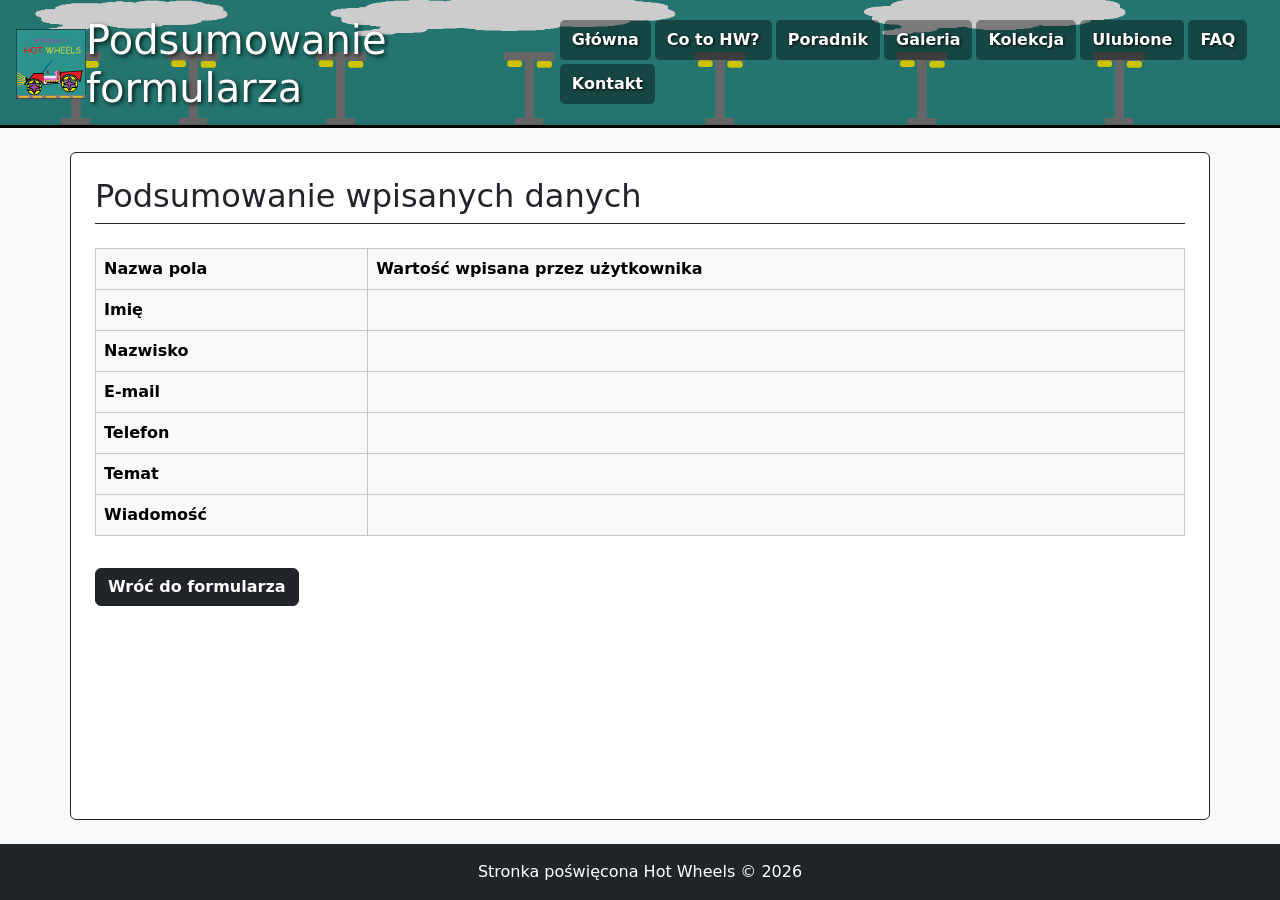
<file: podsumowanie.html>
<!DOCTYPE html>
<html lang="pl">
<head>
    <meta charset="UTF-8">
    <meta name="viewport" content="width=device-width, initial-scale=1.0">
    <title>Podsumowanie</title>
    <link href="https://cdn.jsdelivr.net/npm/bootstrap@5.3.2/dist/css/bootstrap.min.css" rel="stylesheet">
    <link rel="stylesheet" href="./css/style.css">
    <link rel="shortcut icon" href="./img/szary-plomien.png" type="image/x-icon">
</head>
<body class="bg-light d-flex flex-column min-vh-100">
    <header class="p-3 d-flex justify-content-between align-items-center text-white">
        <img src="./img/banner2.png" alt="banner2" class="bg">
        <div class="dim"></div>
        <div class="logo content"><img src="./img/auto.png" alt="logo" width="70" height="70"></div>
        <h1 class="m-0 textshade content">Podsumowanie formularza</h1>
        <nav class="content">
            <ul class="nav">
                <li class="nav-item"><a class="nav-link text-white fw-bold navlink me-1 mb-1" href="index.html">Główna</a></li>
                <li class="nav-item"><a class="nav-link text-white fw-bold navlink me-1 mb-1" href="hw.html">Co to HW?</a></li>
                <li class="nav-item"><a class="nav-link text-white fw-bold navlink me-1 mb-1" href="poradnik.html">Poradnik</a></li>
                <li class="nav-item"><a class="nav-link text-white fw-bold navlink me-1 mb-1" href="galeria.html">Galeria</a></li>
                <li class="nav-item"><a class="nav-link text-white fw-bold navlink me-1 mb-1" href="kolekcja.html">Kolekcja</a></li>
                <li class="nav-item"><a class="nav-link text-white fw-bold navlink me-1 mb-1" href="ulubione.html">Ulubione</a></li>
                <li class="nav-item"><a class="nav-link text-white fw-bold navlink me-1 mb-1" href="faq.html">FAQ</a></li>
                <li class="nav-item"><a class="nav-link text-white fw-bold navlink mb-1" href="kontakt.html">Kontakt</a></li>
            </ul>
        </nav>
    </header>

    <main class="flex-grow-1 container p-4 my-4 bg-white border border-dark rounded">
        <h2 class="border-bottom border-dark pb-2 mb-4">Podsumowanie wpisanych danych</h2>
        <table class="table table-bordered border-dark">
            <thead class="table-light">
                <tr>
                    <th class="w-25">Nazwa pola</th>
                    <th>Wartość wpisana przez użytkownika</th>
                </tr>
            </thead>
            <tbody class="table-light">
                <tr><td class="fw-bold">Imię</td><td id="wynik-imie"></td></tr>
                <tr><td class="fw-bold">Nazwisko</td><td id="wynik-nazwisko"></td></tr>
                <tr><td class="fw-bold">E-mail</td><td id="wynik-email"></td></tr>
                <tr><td class="fw-bold">Telefon</td><td id="wynik-telefon"></td></tr>
                <tr><td class="fw-bold">Temat</td><td id="wynik-temat"></td></tr>
                <tr><td class="fw-bold">Wiadomość</td><td id="wynik-wiadomosc"></td></tr>
            </tbody>
        </table>
        <a href="kontakt.html" class="btn btn-dark fw-bold mt-3">Wróć do formularza</a>
    </main>

    <footer class="bg-dark text-white text-center p-3 mt-auto w-100">
        <p class="m-0">Stronka poświęcona Hot Wheels &copy; 2026</p>
    </footer>

    <script>
        document.getElementById('wynik-imie').textContent = sessionStorage.getItem('imie');
        document.getElementById('wynik-nazwisko').textContent = sessionStorage.getItem('nazwisko');
        document.getElementById('wynik-email').textContent = sessionStorage.getItem('email');
        document.getElementById('wynik-telefon').textContent = sessionStorage.getItem('telefon');
        document.getElementById('wynik-temat').textContent = sessionStorage.getItem('temat');
        document.getElementById('wynik-wiadomosc').textContent = sessionStorage.getItem('wiadomosc');
    </script>
</body>
</html>
</file>
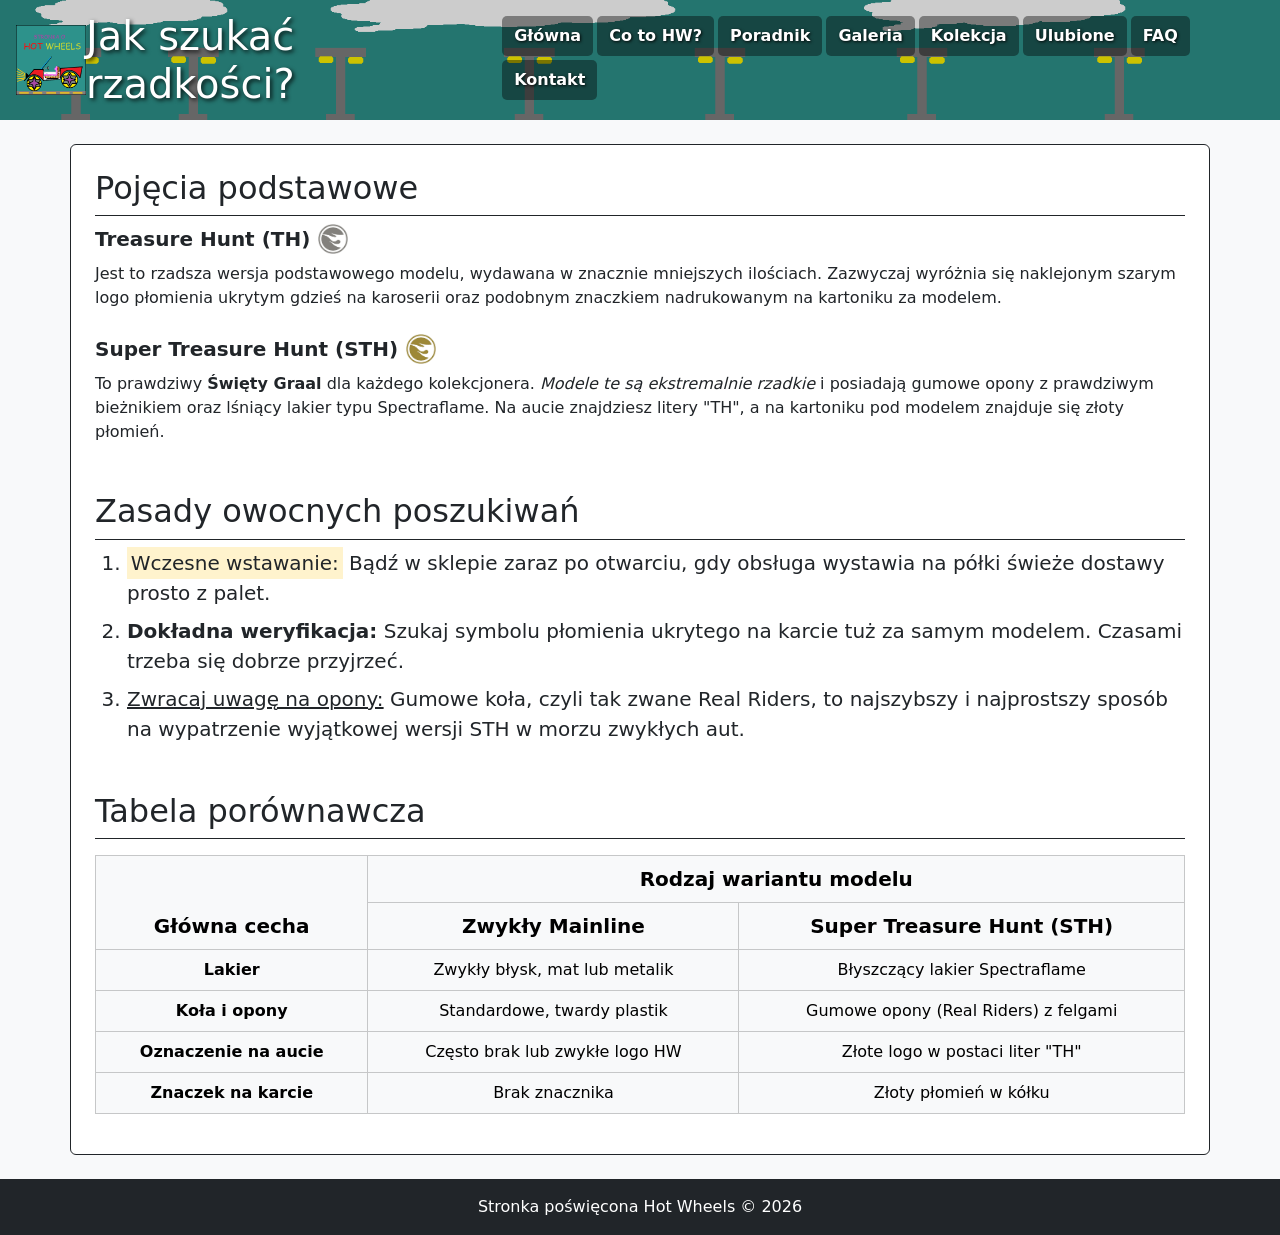
<file: poradnik.html>
<!DOCTYPE html>
<html lang="pl">
<head>
    <meta charset="UTF-8">
    <meta name="viewport" content="width=device-width, initial-scale=1.0">
    <title>Poradnik</title>
    <link href="https://cdn.jsdelivr.net/npm/bootstrap@5.3.2/dist/css/bootstrap.min.css" rel="stylesheet">
    <link rel="stylesheet" href="./css/style.css">
    <link rel="shortcut icon" href="./img/szary-plomien.png" type="image/x-icon">
</head>
<body class="bg-light d-flex flex-column min-vh-100">
    <header class="p-3 d-flex justify-content-between align-items-center text-white">
        <img src="./img/banner2.png" alt="banner2" class="bg">
        <div class="dim"></div>
        <div class="logo content"><img src="./img/auto.png" alt="logo" width="70" height="70"></div>
        <h1 class="m-0 textshade content">Jak szukać rzadkości?</h1>
        <nav class="content">
            <ul class="nav">
                <li class="nav-item"><a class="nav-link text-white fw-bold navlink me-1 mb-1" href="index.html">Główna</a></li>
                <li class="nav-item"><a class="nav-link text-white fw-bold navlink me-1 mb-1" href="hw.html">Co to HW?</a></li>
                <li class="nav-item"><a class="nav-link text-white fw-bold navlink me-1 mb-1" href="poradnik.html">Poradnik</a></li>
                <li class="nav-item"><a class="nav-link text-white fw-bold navlink me-1 mb-1" href="galeria.html">Galeria</a></li>
                <li class="nav-item"><a class="nav-link text-white fw-bold navlink me-1 mb-1" href="kolekcja.html">Kolekcja</a></li>
                <li class="nav-item"><a class="nav-link text-white fw-bold navlink me-1 mb-1" href="ulubione.html">Ulubione</a></li>
                <li class="nav-item"><a class="nav-link text-white fw-bold navlink me-1 mb-1" href="faq.html">FAQ</a></li>
                <li class="nav-item"><a class="nav-link text-white fw-bold navlink mb-1" href="kontakt.html">Kontakt</a></li>
            </ul>
        </nav>
    </header>
        <main class="wrapper container p-4 my-4 bg-white border border-dark rounded">
            <h2 class="border-bottom border-dark pb-2">Pojęcia podstawowe</h2>
            <dl class="mb-4">
                <dt class="fs-5 d-flex align-items-center mb-2">
                    Treasure Hunt (TH)
                    <img src="./img/szary-plomien.png" alt="Szary płomień" width="30" height="30" class="ms-2">
                </dt>
                <dd class="mb-4">Jest to rzadsza wersja podstawowego modelu, wydawana w znacznie mniejszych ilościach. Zazwyczaj wyróżnia się naklejonym szarym logo płomienia ukrytym gdzieś na karoserii oraz podobnym znaczkiem nadrukowanym na kartoniku za modelem.</dd>

                <dt class="fs-5 d-flex align-items-center mb-2">
                    Super Treasure Hunt (STH)
                    <img src="./img/zloty-plomien.png" alt="Złoty płomień" width="30" height="30" class="ms-2">
                </dt>
                <dd>To prawdziwy <strong>Święty Graal</strong> dla każdego kolekcjonera. <em>Modele te są ekstremalnie rzadkie</em> i posiadają gumowe opony z prawdziwym bieżnikiem oraz lśniący lakier typu Spectraflame. Na aucie znajdziesz litery "TH", a na kartoniku pod modelem znajduje się złoty płomień.</dd>
            </dl>

            <h2 class="border-bottom border-dark pb-2 mt-5">Zasady owocnych poszukiwań</h2>
            <ol class="mb-5 fs-5">
                <li class="mb-2"><mark>Wczesne wstawanie:</mark> Bądź w sklepie zaraz po otwarciu, gdy obsługa wystawia na półki świeże dostawy prosto z palet.</li>
                <li class="mb-2"><strong>Dokładna weryfikacja:</strong> Szukaj symbolu płomienia ukrytego na karcie tuż za samym modelem. Czasami trzeba się dobrze przyjrzeć.</li>
                <li class="mb-2"><u>Zwracaj uwagę na opony:</u> Gumowe koła, czyli tak zwane Real Riders, to najszybszy i najprostszy sposób na wypatrzenie wyjątkowej wersji STH w morzu zwykłych aut.</li>
            </ol>

            <h2 class="border-bottom border-dark pb-2">Tabela porównawcza</h2>
            <table class="table table-bordered border-dark text-center align-middle mt-3">
                <thead class="table-light">
                    <tr>
                        <th rowspan="2" class="fs-5">Główna cecha</th>
                        <th colspan="2" class="fs-5">Rodzaj wariantu modelu</th>
                    </tr>
                    <tr>
                        <th class="fs-5">Zwykły Mainline</th>
                        <th class="fs-5">Super Treasure Hunt (STH)</th>
                    </tr>
                </thead>
                <tbody class="table-light">
                    <tr>
                        <td class="fw-bold">Lakier</td>
                        <td>Zwykły błysk, mat lub metalik</td>
                        <td>Błyszczący lakier Spectraflame</td>
                    </tr>
                    <tr>
                        <td class="fw-bold">Koła i opony</td>
                        <td>Standardowe, twardy plastik</td>
                        <td>Gumowe opony (Real Riders) z felgami</td>
                    </tr>
                    <tr>
                        <td class="fw-bold">Oznaczenie na aucie</td>
                        <td>Często brak lub zwykłe logo HW</td>
                        <td>Złote logo w postaci liter "TH"</td>
                    </tr>
                    <tr>
                        <td class="fw-bold">Znaczek na karcie</td>
                        <td>Brak znacznika</td>
                        <td>Złoty płomień w kółku</td>
                    </tr>
                </tbody>
            </table>
        </main>

    <footer class="bg-dark text-white text-center p-3 mt-auto">
        <p class="m-0">Stronka poświęcona Hot Wheels &copy; 2026</p>
    </footer>
</body>
</html>
</file>
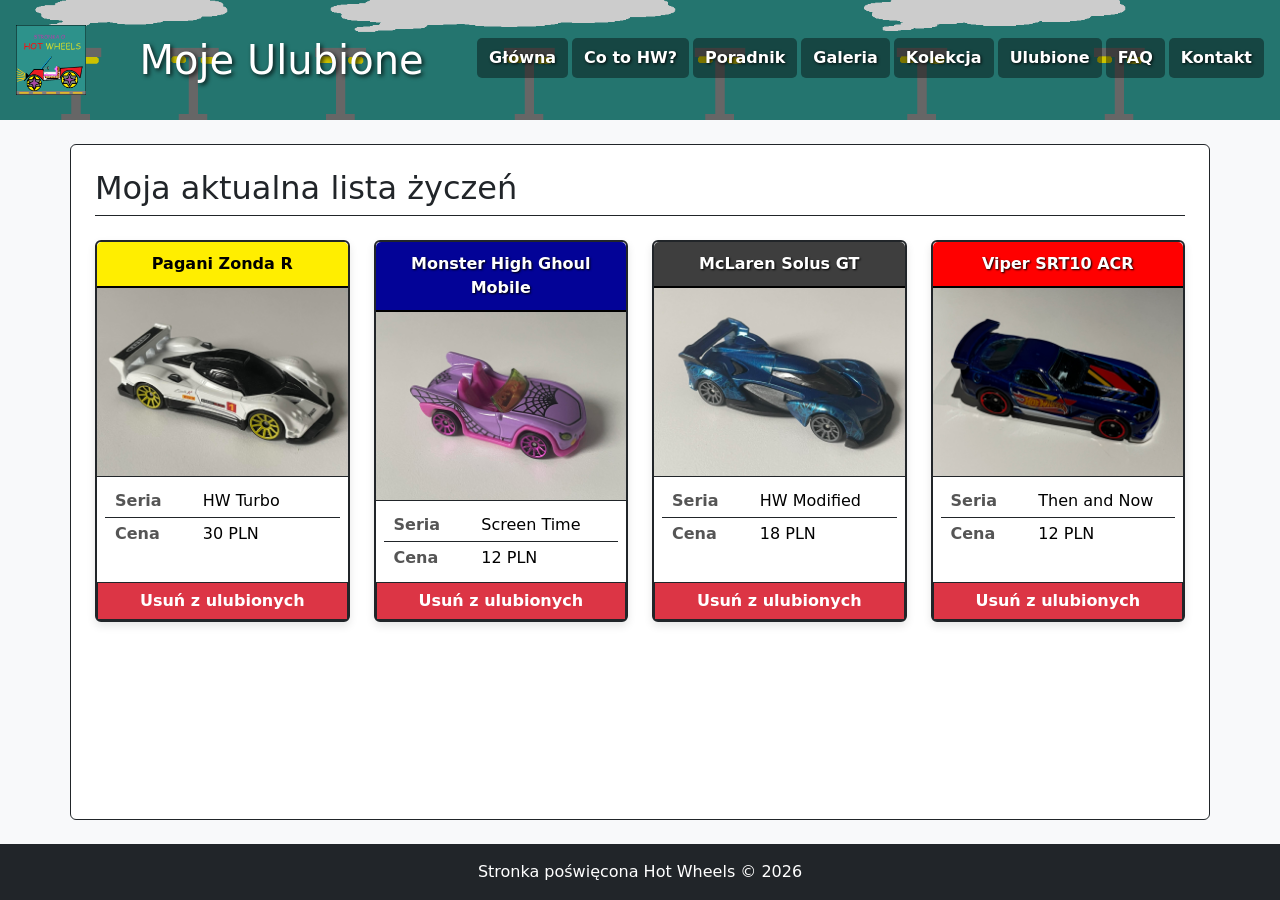
<file: ulubione.html>
<!DOCTYPE html>
<html lang="pl">
<head>
    <meta charset="UTF-8">
    <meta name="viewport" content="width=device-width, initial-scale=1.0">
    <title>Ulubione</title>
    <link href="https://cdn.jsdelivr.net/npm/bootstrap@5.3.2/dist/css/bootstrap.min.css" rel="stylesheet">
    <link rel="stylesheet" href="./css/style.css">
    <link rel="shortcut icon" href="./img/szary-plomien.png" type="image/x-icon">
</head>
<body class="bg-light d-flex flex-column min-vh-100">
    <header class="p-3 d-flex justify-content-between align-items-center text-white">
        <img src="./img/banner2.png" alt="banner2" class="bg">
        <div class="dim"></div>
        <div class="logo content"><img src="./img/auto.png" alt="logo" width="70" height="70"></div>
        <h1 class="m-0 textshade content">Moje Ulubione</h1>
        <nav class="content">
            <ul class="nav">
                <li class="nav-item"><a class="nav-link text-white fw-bold navlink me-1 mb-1" href="index.html">Główna</a></li>
                <li class="nav-item"><a class="nav-link text-white fw-bold navlink me-1 mb-1" href="hw.html">Co to HW?</a></li>
                <li class="nav-item"><a class="nav-link text-white fw-bold navlink me-1 mb-1" href="poradnik.html">Poradnik</a></li>
                <li class="nav-item"><a class="nav-link text-white fw-bold navlink me-1 mb-1" href="galeria.html">Galeria</a></li>
                <li class="nav-item"><a class="nav-link text-white fw-bold navlink me-1 mb-1" href="kolekcja.html">Kolekcja</a></li>
                <li class="nav-item"><a class="nav-link text-white fw-bold navlink me-1 mb-1" href="ulubione.html">Ulubione</a></li>
                <li class="nav-item"><a class="nav-link text-white fw-bold navlink me-1 mb-1" href="faq.html">FAQ</a></li>
                <li class="nav-item"><a class="nav-link text-white fw-bold navlink mb-1" href="kontakt.html">Kontakt</a></li>
            </ul>
        </nav>
    </header>

    <div class="wrapper d-flex flex-wrap flex-md-nowrap">
        <main class="wrapper container p-4 my-4 bg-white border border-dark rounded">
            <h2 class="border-bottom border-dark pb-2 mb-4">Moja aktualna lista życzeń</h2>
            <div class="row g-4 mb-5">
                
                <div class="col-12 col-sm-6 col-lg-4 col-xl-3">
                    <div class="card h-100 border-dark">
                        <div class="card-header text-center fw-bold tur">Pagani Zonda R</div>
                        <img src="./img/cars/2023/PaganiZondaR.jpg" class="card-img-top border-bottom border-dark" alt="Pagani Zonda R">
                        <div class="card-body p-2">
                            <table class="table table-sm table-borderless mb-0 specs">
                                <tbody>
                                    <tr><th>Seria</th><td>HW Turbo</td></tr>
                                    <tr class="border-top border-dark"><th>Cena</th><td>30 PLN</td></tr>
                                </tbody>
                            </table>
                        </div>
                        <a href="#" class="btn btn-danger rounded-0 border-top border-dark fw-bold">Usuń z ulubionych</a>
                    </div>
                </div>

                <div class="col-12 col-sm-6 col-lg-4 col-xl-3">
                    <div class="card h-100 border-dark">
                        <div class="card-header text-center fw-bold st">Monster High Ghoul Mobile</div>
                        <img src="./img/cars/2024/MonsterHighGhoulMobile.jpg" class="card-img-top border-bottom border-dark" alt="Monster High Ghoul Mobile">
                        <div class="card-body p-2">
                            <table class="table table-sm table-borderless mb-0 specs">
                                <tbody>
                                    <tr><th>Seria</th><td>Screen Time</td></tr>
                                    <tr class="border-top border-dark"><th>Cena</th><td>12 PLN</td></tr>
                                </tbody>
                            </table>
                        </div>
                        <a href="#" class="btn btn-danger rounded-0 border-top border-dark fw-bold">Usuń z ulubionych</a>
                    </div>
                </div>

                <div class="col-12 col-sm-6 col-lg-4 col-xl-3">
                    <div class="card h-100 border-dark">
                        <div class="card-header text-center fw-bold mod">McLaren Solus GT</div>
                        <img src="./img/cars/2024/McLarenSolusGT.jpg" class="card-img-top border-bottom border-dark" alt="McLaren Solus GT">
                        <div class="card-body p-2">
                            <table class="table table-sm table-borderless mb-0 specs">
                                <tbody>
                                    <tr><th>Seria</th><td>HW Modified</td></tr>
                                    <tr class="border-top border-dark"><th>Cena</th><td>18 PLN</td></tr>
                                </tbody>
                            </table>
                        </div>
                        <a href="#" class="btn btn-danger rounded-0 border-top border-dark fw-bold">Usuń z ulubionych</a>
                    </div>
                </div>

                <div class="col-12 col-sm-6 col-lg-4 col-xl-3">
                    <div class="card h-100 border-dark">
                        <div class="card-header text-center fw-bold tn">Viper SRT10 ACR</div>
                        <img src="./img/cars/2022/dodgevipersrt10acr.jpg" class="card-img-top border-bottom border-dark" alt="Viper SRT10 ACR">
                        <div class="card-body p-2">
                            <table class="table table-sm table-borderless mb-0 specs">
                                <tbody>
                                    <tr><th>Seria</th><td>Then and Now</td></tr>
                                    <tr class="border-top border-dark"><th>Cena</th><td>12 PLN</td></tr>
                                </tbody>
                            </table>
                        </div>
                        <a href="#" class="btn btn-danger rounded-0 border-top border-dark fw-bold">Usuń z ulubionych</a>
                    </div>
                </div>

            </div>
        </main>
    </div>

    <footer class="bg-dark text-white text-center p-3 mt-auto">
        <p class="m-0">Stronka poświęcona Hot Wheels &copy; 2026</p>
    </footer>
</body>
</html>
</file>
<file: css/style.css>
html, body {
    height: 100%;
    margin: 0;
    padding: 0;
}

body {
    display: flex;
    flex-direction: column;
}

header {
    position: relative;
    overflow: hidden;
    min-height: 120px;
}

.sidebar {
    position: relative;
    overflow: hidden;
    min-width: 200px;
    height: 100vh;
    overflow-y: auto;
}

.bg {
    position: absolute;
    top: 0;
    left: 0;
    width: 100%;
    height: 100%;
    object-fit: cover;
    z-index: 0;
}

.dark {
    position: absolute;
    top: 0;
    left: 0;
    width: 100%;
    height: 100%;
    background-color: rgba(0, 0, 0, 0.65);
    z-index: 1;
}

.dim {
    position: absolute;
    top: 0;
    left: 0;
    width: 100%;
    height: 100%;
    background-color: rgba(0, 0, 0, 0.2);
    z-index: 1;
}

.content {
    position: relative;
    z-index: 2;
}

.textshade {
    text-shadow: 2px 2px 4px rgba(0, 0, 0, 0.8);
}

.navlink {
    text-shadow: 1px 1px 3px rgba(0, 0, 0, 0.9);
    background-color: rgba(0, 0, 0, 0.4);
    border-radius: 5px;
    padding: 8px 12px !important;
}

.navlink:hover {
    background-color: rgba(0, 0, 0, 0.7);
}

.wrapper {
    flex-grow: 1;
}

main {
    position: relative;
    z-index: 1;
}

.card {
    border-width: 2px !important;
    box-shadow: 0 4px 8px rgba(0, 0, 0, 0.1);
    max-width: 290px;
    margin: 0 auto;
}

.card img {
    border-radius: 0;
    width: 100%;
    height: auto;
    object-fit: contain;
}

.card .card-header {
    font-size: 16px;
    padding: 10px 5px;
    border-bottom: 2px solid #000;
}

.specs th {
    width: 40%;
    color: #555;
    padding-left: 10px;
}

.dg {
    background-color: rgb(128, 128, 128);
    color: #fff;
    text-shadow: 1px 1px 2px #000;
}

.fr {
    background-color: rgb(255, 255, 255);
    color: #000;
}

.mod {
    background-color: rgb(62, 62, 62);
    color: #fff;
    text-shadow: 1px 1px 2px #000;
}

.st {
    background-color: rgb(3, 3, 151);
    color: #fff;
    text-shadow: 1px 1px 2px #000;
}

.exo {
    background-color: rgb(0, 255, 47);
    color: #000;
}

.tur {
    background-color: rgb(255, 238, 0);
    color: #000;
}

.ff {
    background-color: rgb(0, 255, 208);
    color: #000;
}

.tn {
    background-color: rgb(255, 0, 0);
    color: #fff; text-shadow: 1px 1px 2px #000;
}

.ds {
    background-color: rgb(67, 67, 67);
    color: #fff;
    text-shadow: 1px 1px 2px #000;
}

.pos {
    position: relative;
}

.icons {
    position: absolute;
    top: 45px;
    right: 10px;
    display: flex;
    gap: 8px;
    z-index: 2;
}

.icon-btn {
    width: 32px;
    height: 32px;
    background-color: rgba(0, 0, 0, 0.7);
    color: white;
    border: 2px solid white;
    border-radius: 50%;
    display: flex;
    align-items: center;
    justify-content: center;
    font-size: 18px;
    text-decoration: none;
    font-weight: bold;
    margin-top: 5px;
}

.icon-btn:hover {
    background-color: #000;
}

.icon-heart:hover {
    color: #ff4d4d;
    border-color: #ff4d4d;
}

.icon-plus:hover {
    color: #4dff4d;
    border-color: #4dff4d;
}

.galleryimg {
    margin: 15px;
    padding: 5px;
    border: 3px solid #333;
    object-fit: cover;
}

@media (max-width: 768px) { 
    header { 
        flex-direction: column !important; 
        height: auto !important;
        min-height: max-content !important; 
        padding: 20px 10px !important; 
        gap: 15px; 
    } 
    ul.nav { 
        display: flex;
        flex-direction: row; 
        flex-wrap: wrap; 
        justify-content: center; 
        gap: 8px; 
    } 
    .navlink { 
        margin: 0 !important; 
    }
    .sidebar { 
        display: none; 
    } 
}
</file>
